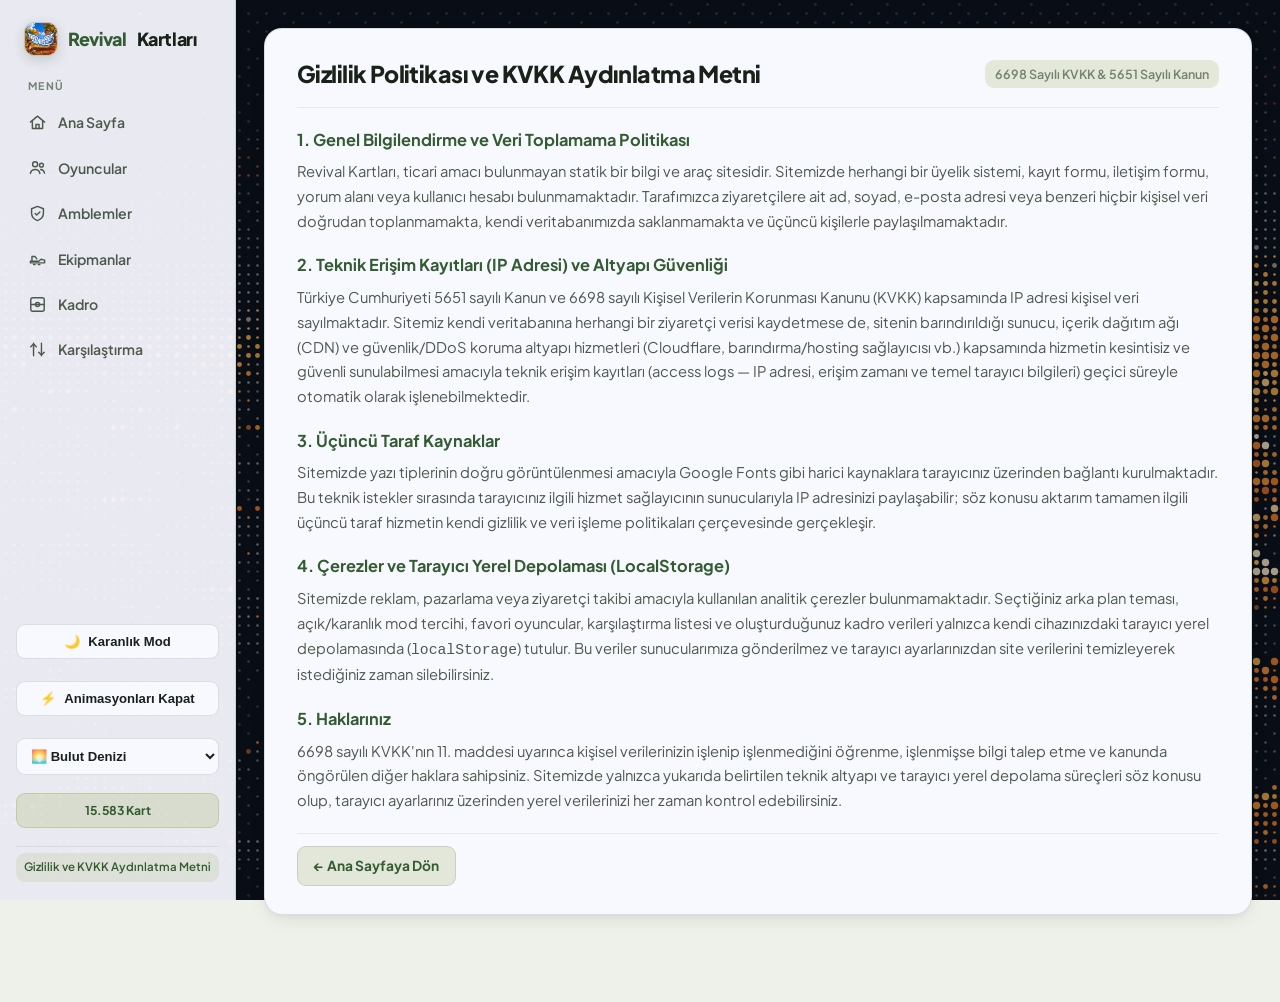
<file: gizlilik.html>
<!DOCTYPE html>
<html lang="tr">
<head>
  <meta charset="UTF-8" />
  <meta name="viewport" content="width=device-width, initial-scale=1.0" />
  <title>Revival Kartları — Gizlilik ve KVKK Aydınlatma Metni</title>
  <meta name="description" content="Revival Kartları gizlilik politikası ve 6698 sayılı KVKK kapsamında aydınlatma metni." />
  <meta name="theme-color" content="#1d7afc" />
  <meta property="og:type" content="website" />
  <meta property="og:site_name" content="Revival Kartları" />
  <meta property="og:url" content="https://revival.kartlar.workers.dev/gizlilik" />
  <meta property="og:title" content="Revival Kartları — Gizlilik ve KVKK" />
  <meta property="og:description" content="Revival Kartları gizlilik politikası ve 6698 sayılı KVKK kapsamında aydınlatma metni." />
  <meta property="og:image" content="https://revival.kartlar.workers.dev/assets/logo.jpg" />
  <meta property="og:image:type" content="image/jpeg" />
  <meta property="og:image:width" content="400" />
  <meta property="og:image:height" content="400" />
  <meta name="twitter:card" content="summary" />
  <meta name="twitter:title" content="Revival Kartları — Gizlilik ve KVKK" />
  <meta name="twitter:description" content="Revival Kartları gizlilik politikası ve 6698 sayılı KVKK kapsamında aydınlatma metni." />
  <meta name="twitter:image" content="https://revival.kartlar.workers.dev/assets/logo.jpg" />
  <link rel="icon" type="image/jpeg" href="assets/logo.jpg" />
  <link rel="apple-touch-icon" href="assets/logo.jpg" />
  <link rel="preconnect" href="https://fonts.googleapis.com">
  <link rel="preconnect" href="https://fonts.gstatic.com" crossorigin>
  <link rel="preload" as="style" href="https://fonts.googleapis.com/css2?family=Plus+Jakarta+Sans:wght@400;500;600;700;800&display=swap" onload="this.onload=null;this.rel='stylesheet'" />
  <noscript><link rel="stylesheet" href="https://fonts.googleapis.com/css2?family=Plus+Jakarta+Sans:wght@400;500;600;700;800&display=swap" /></noscript>
  <link rel="stylesheet" href="styles.min.css" />
  <link rel="stylesheet" href="theme-light.min.css" />
</head>
<body data-page="privacy">
  <script>try{if(localStorage.getItem("rvl_color_mode")==="dark")document.body.classList.add("theme-dark");if(localStorage.getItem("rvl_no_anim")==="1")document.body.classList.add("no-anim");}catch(_){}</script>
  <canvas id="asciiBgCanvas" aria-hidden="true"></canvas>
  <!-- Top Navbar -->
  <header class="navbar">
    <div class="nav-container">
      <div class="nav-left">
        <select id="bgThemeSelect" class="bg-theme-select" title="Arka Plan Teması Seç">
          <option value="cloud-sea">🌅 Bulut Denizi</option>
          <option value="volcano-night">🌋 Yanardağ Gecesi</option>
          <option value="lantern-lake">🏮 Fener Gölü</option>
          <option value="aurora-fjord">🌌 Aurora Fiyort</option>
          <option value="kyoto-dusk">⛩️ Kyoto Akşamı</option>
          <option value="frog">🐸 Kurbağa</option>
          <option value="black-hole">🕳️ Kara Delik</option>
        </select>
        <a href="/" class="brand" data-nav="home">
          <img class="brand-logo-img" src="assets/logo-sm.jpg" alt="RVL" width="24" height="24" decoding="async" />
          <span class="brand-rvl">Revival</span> <span class="brand-tracker">Kartları</span>
        </a>
        <nav class="nav-links" id="mainNav">
          <a class="nav-link" href="/" data-tab="home"><span class="nav-ico"><svg viewBox="0 0 24 24" fill="none" stroke="currentColor" stroke-width="1.8" stroke-linecap="round" stroke-linejoin="round"><path d="M3 11.5 12 4l9 7.5"/><path d="M5.5 10v9.5h13V10"/><path d="M10 19.5v-5h4v5"/></svg></span><span class="nav-txt">Ana Sayfa</span></a>
          <a class="nav-link" href="/oyuncular" data-tab="players"><span class="nav-ico"><svg viewBox="0 0 24 24" fill="none" stroke="currentColor" stroke-width="1.8" stroke-linecap="round" stroke-linejoin="round"><circle cx="9" cy="8" r="3.2"/><path d="M3 19.5c.6-3.3 3-5 6-5s5.4 1.7 6 5"/><circle cx="17" cy="9" r="2.4"/><path d="M16 14.6c2.4.2 4.3 1.7 4.9 4.4"/></svg></span><span class="nav-txt">Oyuncular</span></a>
          <a class="nav-link" href="/amblemler" data-tab="emblems"><span class="nav-ico"><svg viewBox="0 0 24 24" fill="none" stroke="currentColor" stroke-width="1.8" stroke-linecap="round" stroke-linejoin="round"><path d="M12 3 4.5 6v5.5c0 4.6 3.1 8 7.5 9.5 4.4-1.5 7.5-4.9 7.5-9.5V6z"/><path d="m9 12 2 2 4-4"/></svg></span><span class="nav-txt">Amblemler</span></a>
          <a class="nav-link" href="/ekipmanlar" data-tab="equipments"><span class="nav-ico"><svg viewBox="0 0 24 24" fill="none" stroke="currentColor" stroke-width="1.8" stroke-linecap="round" stroke-linejoin="round"><path d="M3 15.5h10.5l3-2.5 4.5 1v3.5H3z"/><path d="M5 15.5V9.5h4l2 3"/><path d="M7 19.5h2M13 19.5h2"/></svg></span><span class="nav-txt">Ekipmanlar</span></a>
          <a class="nav-link" href="/kadro" data-tab="squad"><span class="nav-ico"><svg viewBox="0 0 24 24" fill="none" stroke="currentColor" stroke-width="1.8" stroke-linecap="round" stroke-linejoin="round"><rect x="3.5" y="3.5" width="17" height="17" rx="2.5"/><path d="M3.5 12h17"/><circle cx="12" cy="12" r="2.6"/></svg></span><span class="nav-txt">Kadro</span></a>
          <a class="nav-link" href="/karsilastirma" data-tab="compare"><span class="nav-ico"><svg viewBox="0 0 24 24" fill="none" stroke="currentColor" stroke-width="1.8" stroke-linecap="round" stroke-linejoin="round"><path d="M7 4v16M17 4v16"/><path d="M3.5 8.5 7 5l3.5 3.5M13.5 15.5 17 19l3.5-3.5"/></svg></span><span class="nav-txt">Karşılaştırma</span></a>
        </nav>
      </div>
      <div class="nav-right">
        <span class="db-badge" id="dbBadge">15.583 Kart</span>
      </div>
      <div class="sidebar-legal">
        <a href="/gizlilik" class="sidebar-legal-link active">Gizlilik ve KVKK Aydınlatma Metni</a>
      </div>
    </div>
  </header>

  <main class="main-container">
    <article class="legal-card">
      <header class="legal-header">
        <h1 class="legal-title">Gizlilik Politikası ve KVKK Aydınlatma Metni</h1>
        <span class="legal-updated">6698 Sayılı KVKK &amp; 5651 Sayılı Kanun</span>
      </header>

      <section class="legal-section">
        <h2>1. Genel Bilgilendirme ve Veri Toplamama Politikası</h2>
        <p>
          Revival Kartları, ticari amacı bulunmayan statik bir bilgi ve araç sitesidir. Sitemizde herhangi bir üyelik sistemi, kayıt formu, iletişim formu, yorum alanı veya kullanıcı hesabı bulunmamaktadır. Tarafımızca ziyaretçilere ait ad, soyad, e-posta adresi veya benzeri hiçbir kişisel veri doğrudan toplanmamakta, kendi veritabanımızda saklanmamakta ve üçüncü kişilerle paylaşılmamaktadır.
        </p>
      </section>

      <section class="legal-section">
        <h2>2. Teknik Erişim Kayıtları (IP Adresi) ve Altyapı Güvenliği</h2>
        <p>
          Türkiye Cumhuriyeti 5651 sayılı Kanun ve 6698 sayılı Kişisel Verilerin Korunması Kanunu (KVKK) kapsamında IP adresi kişisel veri sayılmaktadır. Sitemiz kendi veritabanına herhangi bir ziyaretçi verisi kaydetmese de, sitenin barındırıldığı sunucu, içerik dağıtım ağı (CDN) ve güvenlik/DDoS koruma altyapı hizmetleri (Cloudflare, barındırma/hosting sağlayıcısı vb.) kapsamında hizmetin kesintisiz ve güvenli sunulabilmesi amacıyla teknik erişim kayıtları (access logs — IP adresi, erişim zamanı ve temel tarayıcı bilgileri) geçici süreyle otomatik olarak işlenebilmektedir.
        </p>
      </section>

      <section class="legal-section">
        <h2>3. Üçüncü Taraf Kaynaklar</h2>
        <p>
          Sitemizde yazı tiplerinin doğru görüntülenmesi amacıyla Google Fonts gibi harici kaynaklara tarayıcınız üzerinden bağlantı kurulmaktadır. Bu teknik istekler sırasında tarayıcınız ilgili hizmet sağlayıcının sunucularıyla IP adresinizi paylaşabilir; söz konusu aktarım tamamen ilgili üçüncü taraf hizmetin kendi gizlilik ve veri işleme politikaları çerçevesinde gerçekleşir.
        </p>
      </section>

      <section class="legal-section">
        <h2>4. Çerezler ve Tarayıcı Yerel Depolaması (LocalStorage)</h2>
        <p>
          Sitemizde reklam, pazarlama veya ziyaretçi takibi amacıyla kullanılan analitik çerezler bulunmamaktadır. Seçtiğiniz arka plan teması, açık/karanlık mod tercihi, favori oyuncular, karşılaştırma listesi ve oluşturduğunuz kadro verileri yalnızca kendi cihazınızdaki tarayıcı yerel depolamasında (<code>localStorage</code>) tutulur. Bu veriler sunucularımıza gönderilmez ve tarayıcı ayarlarınızdan site verilerini temizleyerek istediğiniz zaman silebilirsiniz.
        </p>
      </section>

      <section class="legal-section">
        <h2>5. Haklarınız</h2>
        <p>
          6698 sayılı KVKK'nın 11. maddesi uyarınca kişisel verilerinizin işlenip işlenmediğini öğrenme, işlenmişse bilgi talep etme ve kanunda öngörülen diğer haklara sahipsiniz. Sitemizde yalnızca yukarıda belirtilen teknik altyapı ve tarayıcı yerel depolama süreçleri söz konusu olup, tarayıcı ayarlarınız üzerinden yerel verilerinizi her zaman kontrol edebilirsiniz.
        </p>
      </section>

      <div class="legal-footer-actions">
        <a href="./" class="legal-back-btn">← Ana Sayfaya Dön</a>
      </div>
    </article>
  </main>

  <script defer src="ascii-bg.js"></script>
  <script>
    (function () {
      const saved = localStorage.getItem("rvl_color_mode") || "light";
      const applyMode = (mode) => {
        const isDark = mode === "dark";
        document.body.classList.toggle("theme-dark", isDark);
        const btn = document.getElementById("colorModeToggle");
        if (btn) {
          btn.innerHTML = isDark ? "<span>☀️</span><span>Açık Mod</span>" : "<span>🌙</span><span>Karanlık Mod</span>";
          btn.setAttribute("aria-pressed", String(isDark));
        }
      };
      const bgSelect = document.getElementById("bgThemeSelect");
      if (bgSelect && bgSelect.parentNode && !document.getElementById("colorModeToggle")) {
        const btn = document.createElement("button");
        btn.type = "button";
        btn.id = "colorModeToggle";
        btn.className = "color-mode-btn";
        btn.title = "Açık / Karanlık Mod Değiştir";
        bgSelect.insertAdjacentElement("beforebegin", btn);
        btn.addEventListener("click", () => {
          const next = document.body.classList.contains("theme-dark") ? "light" : "dark";
          localStorage.setItem("rvl_color_mode", next);
          applyMode(next);
        });
      }
      applyMode(saved);

      const savedOff = localStorage.getItem("rvl_no_anim") === "1";
      const applyAnim = (isOff) => {
        document.body.classList.toggle("no-anim", isOff);
        window.__rvlPauseBg = isOff;
        const aBtn = document.getElementById("animToggleBtn");
        if (aBtn) {
          aBtn.classList.toggle("is-off", isOff);
          aBtn.innerHTML = isOff ? "<span>✨</span><span>Animasyonları Aç</span>" : "<span>⚡</span><span>Animasyonları Kapat</span>";
          aBtn.setAttribute("aria-pressed", String(isOff));
        }
        window.dispatchEvent(new CustomEvent("rvl:anim-change", { detail: { paused: isOff } }));
      };
      if (bgSelect && bgSelect.parentNode && !document.getElementById("animToggleBtn")) {
        const aBtn = document.createElement("button");
        aBtn.type = "button";
        aBtn.id = "animToggleBtn";
        aBtn.className = "color-mode-btn anim-toggle-btn";
        bgSelect.insertAdjacentElement("beforebegin", aBtn);
        aBtn.addEventListener("click", () => {
          const nextOff = !document.body.classList.contains("no-anim");
          localStorage.setItem("rvl_no_anim", nextOff ? "1" : "0");
          applyAnim(nextOff);
        });
      }
      applyAnim(savedOff);
    })();
  </script>
</body>
</html>
</file>
<file: styles.min.css>
:root{--bg-body:#090d16;--bg-card:#111827;--bg-card-alt:#0f1624;--bg-input:#0b111e;--bg-hover:#172033;--border-color:#1e293b;--border-subtle:#162032;--text-main:#f1f5f9;--text-muted:#94a3b8;--text-dim:#64748b;--accent-green:#22c55e;--accent-blue:#3b82f6;--accent-amber:#f59e0b;--accent-red:#ef4444;--accent-purple:#a855f7;--accent-cyan:#06b6d4}*{box-sizing:border-box;margin:0;padding:0}body{font-family:'Inter',-apple-system,BlinkMacSystemFont,"Segoe UI",Roboto,sans-serif;background-color:var(--bg-body);color:var(--text-main);line-height:1.45;min-height:100vh;padding-bottom:80px}.navbar{background-color:#f6f7fb;border-bottom:1px solid var(--border-color);position:sticky;top:0;z-index:100}.nav-container{max-width:1240px;margin:0 auto;padding:0 20px;height:54px;display:flex;align-items:center;justify-content:space-between}.nav-left{display:flex;align-items:center;gap:24px}.brand{display:flex;align-items:center;gap:8px;text-decoration:none;font-weight:800;font-size:1.15rem;letter-spacing:-0.02em}.brand-icon{font-size:1.15rem}.brand-logo-img{width:24px;height:24px;border-radius:6px;object-fit:cover;border:1px solid rgba(125,211,252,0.45);box-shadow:0 0 10px rgba(56,189,248,0.25)}.brand-rvl{color:var(--accent-green)}.brand-tracker{color:var(--text-main)}.nav-links{display:flex;align-items:center;gap:6px}.nav-link{display:inline-flex;align-items:center;gap:6px;padding:6px 12px;border-radius:6px;font-size:0.84rem;font-weight:600;color:var(--text-muted);text-decoration:none;transition:all 0.15s ease}.nav-link.active,.nav-link:hover{color:var(--accent-green);background:rgba(34,197,94,0.1)}.db-badge{font-size:0.76rem;font-weight:600;color:var(--text-muted);background:var(--bg-card);border:1px solid var(--border-color);padding:4px 10px;border-radius:999px}.main-container{max-width:1240px;margin:22px auto;padding:0 20px;display:flex;flex-direction:column;gap:16px}.hero-card{background:linear-gradient(135deg,#f1f2f6 0%,#f4f5f9 100%);border:1px solid var(--border-color);border-radius:10px;padding:20px 24px}.hero-title{font-size:1.35rem;font-weight:800;color:var(--text-main);letter-spacing:-0.02em;margin-bottom:4px}.hero-subtitle{font-size:0.85rem;color:var(--text-muted)}.filter-panel{position:relative;z-index:40;background-color:var(--bg-card);border:1px solid var(--border-color);border-radius:10px;padding:16px 20px;display:flex;flex-direction:column;gap:14px}.filter-top-row{display:grid;grid-template-columns:1.5fr 1fr 0.8fr 1fr auto;gap:10px;align-items:center}.search-box{position:relative;display:flex;align-items:center}.search-icon{position:absolute;left:12px;color:var(--text-dim);pointer-events:none}.search-box input{width:100%;background:var(--bg-input);border:1px solid var(--border-color);color:var(--text-main);padding:8px 32px 8px 35px;border-radius:7px;font-size:0.85rem;outline:none;transition:border-color 0.15s}.search-box input:focus{border-color:var(--accent-blue)}.clear-input-btn{position:absolute;right:8px;background:none;border:none;color:var(--text-dim);cursor:pointer;font-size:0.85rem;padding:2px 5px}.clear-input-btn:hover{color:var(--text-main)}.filter-select{background:var(--bg-input);border:1px solid var(--border-color);color:var(--text-main);padding:8px 11px;border-radius:7px;font-size:0.84rem;outline:none;cursor:pointer}.filter-select:focus{border-color:var(--accent-blue)}.btn-outline{display:inline-flex;align-items:center;gap:6px;background:var(--bg-input);border:1px solid var(--border-color);color:var(--text-muted);padding:8px 13px;border-radius:7px;font-size:0.83rem;font-weight:600;cursor:pointer;white-space:nowrap;transition:all 0.15s}.btn-outline:hover,.btn-outline.active{color:var(--text-main);border-color:var(--accent-blue);background:rgba(59,130,246,0.12)}.adv-filter-panel{border-top:1px solid var(--border-color);padding-top:12px}.adv-grid{display:grid;grid-template-columns:repeat(8,1fr);gap:10px;align-items:end}.adv-item{display:flex;flex-direction:column;gap:4px}.adv-item label{font-size:0.72rem;font-weight:700;color:var(--text-muted);text-transform:uppercase}.adv-item input{background:var(--bg-input);border:1px solid var(--border-color);color:var(--text-main);padding:7px 9px;border-radius:6px;font-size:0.83rem;width:100%}.btn-reset{background:rgba(239,68,68,0.12);border:1px solid rgba(239,68,68,0.35);color:#b91c1c;padding:7px 12px;border-radius:6px;font-size:0.8rem;font-weight:600;cursor:pointer;transition:all 0.15s}.btn-reset:hover{background:rgba(239,68,68,0.22)}.filter-pills-row{display:flex;flex-direction:column;gap:10px;padding-top:6px}.filter-sub-grid{display:grid;grid-template-columns:repeat(auto-fit,minmax(300px,1fr));gap:10px}.pill-section{display:flex;align-items:center;gap:10px;flex-wrap:wrap;background:rgba(255,255,255,0.72);border:1px solid rgba(15,23,42,0.13);border-radius:8px;padding:8px 12px}.pill-label{font-size:0.68rem;font-weight:700;color:var(--text-muted);letter-spacing:0.06em;min-width:48px}.pill-group{display:flex;align-items:center;gap:5px;flex-wrap:wrap}.pill{background:rgba(255,255,255,0.9);border:1px solid #e1e5ec;color:var(--text-muted);font-size:0.73rem;font-weight:600;padding:4px 10px;border-radius:6px;cursor:pointer;transition:all 0.14s ease}.pill:hover{color:var(--text-main);border-color:#e1e5ec}.pill-fw{border-color:rgba(239,68,68,0.65)}.pill-fw:hover{border-color:#ef4444}.pill-fw.active{background:#dc2626;border-color:#ef4444;color:#fff}.pill-mf{border-color:rgba(34,197,94,0.65)}.pill-mf:hover{border-color:#22c55e}.pill-mf.active{background:#16a34a;border-color:#22c55e;color:#fff}.pill-df{border-color:rgba(59,130,246,0.65)}.pill-df:hover{border-color:#3b82f6}.pill-df.active{background:#2563eb;border-color:#3b82f6;color:#fff}.pill-gk{border-color:rgba(245,158,11,0.65)}.pill-gk:hover{border-color:#f59e0b}.pill-gk.active{background:#d97706;border-color:#f59e0b;color:#fff}.pill-gold{border-color:rgba(253,224,71,0.65)}.pill-gold:hover{border-color:#fde047}.pill-gold.active{background:linear-gradient(135deg,#f59e0b,#eab308);border-color:#fde047;color:#090d16}.pill-master{border-color:rgba(15,23,42,0.13)}.pill-master:hover{border-color:#b9c6d8}.pill-master.active{background:linear-gradient(135deg,#b9c6d8 0%,#ecedf1 100%);border-color:#b9c6d8;color:var(--text-main);text-shadow:0 1px 2px rgba(0,0,0,0.7)}.pill-elite{border-color:rgba(168,85,247,0.65)}.pill-elite:hover{border-color:#a855f7}.pill-elite.active{background:#7e22ce;border-color:#a855f7;color:#fff}.pill-mythic{border-color:rgba(34,211,238,0.55)}.pill-mythic:hover{border-color:#22d3ee}.pill-mythic.active{background:linear-gradient(135deg,#062833 0%,#0e4b5c 55%,#072029 100%);border-color:#22d3ee;color:#a5f3fc;box-shadow:0 0 10px rgba(34,211,238,0.25)}.pill-rare{border-color:rgba(239,68,68,0.65)}.pill-rare:hover{border-color:#ef4444}.pill-rare.active{background:#dc2626;border-color:#ef4444;color:#fff}.pill-special{border-color:rgba(249,115,22,0.65)}.pill-special:hover{border-color:#f97316}.pill-special.active{background:#ea580c;border-color:#f97316;color:#fff}.pill-normal{border-color:rgba(15,23,42,0.13)}.pill-normal:hover{border-color:#94a3b8}.pill-normal.active{background:#475569;border-color:#94a3b8;color:var(--text-main)}.pill-region{border-color:rgba(56,189,248,0.65)}.pill-region:hover{border-color:#38bdf8}.pill-region.active{background:#0284c7;border-color:#38bdf8;color:#fff}.filter-bottom-row{display:flex;align-items:center;justify-content:space-between;border-top:1px solid var(--border-subtle);padding-top:12px;flex-wrap:wrap;gap:12px}.spirit-level-wrap{display:flex;align-items:center;gap:18px;flex-wrap:wrap}.bottom-right-controls{display:flex;align-items:center;gap:18px;flex-wrap:wrap}.btn-spirit{display:inline-flex;align-items:center;gap:6px;background:#f1f2f6;border:1px solid #e1e5ec;color:var(--text-main);padding:6px 12px;border-radius:6px;font-size:0.78rem;font-weight:600;cursor:pointer;transition:all 0.15s}.btn-spirit:hover{border-color:var(--accent-amber);color:var(--text-main)}.spirit-badge{background:var(--accent-amber);color:#090d16;font-weight:800;font-size:0.7rem;padding:1px 6px;border-radius:99px}.level-control{display:flex;align-items:center;gap:9px}.level-label{font-size:0.72rem;font-weight:800;color:var(--text-dim);letter-spacing:0.05em}#levelSlider{width:120px;accent-color:var(--accent-green);cursor:pointer}.level-badge{background:#ecedf1;color:var(--text-main);font-size:0.76rem;font-weight:700;padding:2px 8px;border-radius:5px;min-width:28px;text-align:center}.results-counter{font-size:0.8rem;color:var(--text-muted);font-weight:500}.table-card{background-color:var(--bg-card);border:1px solid var(--border-color);border-radius:10px;overflow:hidden}.table-responsive{width:100%;overflow-x:auto}.players-table{width:100%;border-collapse:collapse;text-align:left;font-size:0.84rem}.players-table thead tr{background-color:#f5f6fa;border-bottom:1px solid var(--border-color)}.players-table th{padding:11px 10px;font-size:0.72rem;font-weight:800;color:var(--text-dim);letter-spacing:0.04em;user-select:none;white-space:nowrap}.players-table th[data-sort]{cursor:pointer;text-align:center}.players-table th[data-sort]:hover{color:var(--text-main)}.col-pos{width:64px;text-align:center !important}.col-name{min-width:170px}.col-team{min-width:165px}.col-year{width:64px;text-align:center !important}.col-grade{width:82px;text-align:center !important}.col-stat{width:56px;text-align:center !important}.col-pwr{width:66px;text-align:center !important;color:var(--accent-amber) !important}.col-cmp{width:50px;text-align:center !important}.player-row{border-bottom:1px solid var(--border-subtle);cursor:pointer;transition:background-color 0.1s ease}.player-row:hover{background-color:var(--bg-hover)}.player-row.expanded{background-color:#eff0f4}.player-row td{padding:9px 10px;vertical-align:middle;white-space:nowrap}.cell-center{text-align:center}.pos-badge{display:inline-block;font-size:0.7rem;font-weight:600;padding:2px 7px;border-radius:4px;min-width:40px;text-align:center}.pos-fw{background:rgba(220,38,38,0.10);border:1.5px solid rgba(239,68,68,0.78);color:#b91c1c}.pos-mf{background:rgba(22,163,74,0.10);border:1.5px solid rgba(34,197,94,0.78);color:#16a34a}.pos-df{background:rgba(37,99,235,0.10);border:1.5px solid rgba(59,130,246,0.78);color:#2563eb}.pos-gk{background:rgba(217,119,6,0.10);border:1.5px solid rgba(245,158,11,0.78);color:#b45309}.player-name-wrap{display:flex;align-items:center;gap:8px}.player-name-text{font-weight:700;color:var(--text-main)}.player-num{font-size:0.73rem;color:var(--text-dim);font-weight:600}.team-main{font-weight:600;color:var(--text-main);font-size:0.82rem}.team-sub{font-size:0.72rem;color:var(--text-dim);margin-left:4px}.year-text{color:var(--text-muted);font-weight:600;font-size:0.82rem}.grade-badge{display:inline-block;font-size:0.71rem;font-weight:700;padding:2px 8px;border-radius:4px;min-width:56px;text-align:center}.grade-Gold{background:rgba(250,204,21,0.22);color:#a16207;border:1px solid rgba(250,204,21,0.55);box-shadow:0 0 8px rgba(250,204,21,0.2)}.grade-Master{background:linear-gradient(135deg,#b9c6d8 0%,#ecedf1 100%);color:var(--text-main);border:1px solid #94a3b8;text-shadow:0 1px 2px rgba(0,0,0,0.75)}.grade-Elite{background:rgba(147,51,234,0.2);color:#7e22ce;border:1px solid rgba(168,85,247,0.4)}.grade-Mythic{background:linear-gradient(135deg,#071e26 0%,#0e3d4c 100%);color:#67e8f9;border:1px solid rgba(34,211,238,0.55);box-shadow:0 0 8px rgba(34,211,238,0.18)}.grade-Rare{background:rgba(220,38,38,0.22);color:#b91c1c;border:1px solid rgba(239,68,68,0.45)}.grade-Special{background:rgba(234,88,12,0.22);color:#c2410c;border:1px solid rgba(249,115,22,0.45)}.grade-Normal{background:rgba(100,116,139,0.25);color:var(--text-muted);border:1px solid rgba(15,23,42,0.13)}.stat-cell{text-align:center;font-weight:400;font-variant-numeric:tabular-nums}.stat-s{color:#b45cff;font-weight:400}.stat-a{color:#ff1f3d;font-weight:400}.stat-b{color:#ea580c}.stat-c{color:#fdba74}.stat-d{color:var(--text-muted)}.pwr-pill{display:inline-block;font-weight:400;font-size:0.82rem;padding:2px 8px;border-radius:5px;min-width:36px;text-align:center}.pwr-high{background:rgba(245,158,11,0.18);color:#b45309;border:1px solid rgba(245,158,11,0.4)}.pwr-mid{background:rgba(34,197,94,0.15);color:#16a34a;border:1px solid rgba(34,197,94,0.35)}.pwr-low{background:rgba(148,163,184,0.12);color:var(--text-main);border:1px solid rgba(15,23,42,0.13)}.btn-cmp-row{background:#f5f6fa;border:1px solid #e1e5ec;color:var(--text-muted);width:26px;height:26px;border-radius:5px;font-weight:700;cursor:pointer;transition:all 0.12s}.btn-cmp-row:hover{border-color:var(--accent-green);color:var(--text-main)}.btn-cmp-row.selected{background:var(--accent-green);border-color:var(--accent-green);color:#090d16}.detail-row td{background-color:#0b111e;padding:18px 24px;border-bottom:1px solid var(--border-color)}.detail-popup-wrap{display:flex;align-items:flex-start;gap:28px;flex-wrap:wrap}.goley-card-popup{width:320px;border:2px solid #cbd5e1;border-radius:10px;overflow:hidden;background:#2b2d30;box-shadow:0 10px 28px rgba(0,0,0,0.65),inset 0 1px 0 rgba(255,255,255,0.25);font-family:'Inter',Tahoma,sans-serif;user-select:none}.goley-card-header{position:relative;color:#ffffff}.goley-header-Rare{background:linear-gradient(180deg,#d94844 0%,#b11f1b 66%,#820c09 100%)}.goley-header-Master{background:linear-gradient(180deg,#b9c6d8 0%,#4b5c73 64%,#1E293B 100%)}.goley-header-Elite{background:linear-gradient(180deg,#9333ea 0%,#6b21a8 66%,#4a1278 100%)}.goley-header-Mythic{background:linear-gradient(180deg,#134e5e 0%,#0a2a35 66%,#051318 100%)}.goley-header-Special{background:linear-gradient(180deg,#f97316 0%,#c2410c 66%,#8c2706 100%)}.goley-header-Normal{background:linear-gradient(180deg,#64748b 0%,#3b4758 66%,#242c38 100%)}.goley-header-Gold{background:linear-gradient(180deg,#facc15 0%,#ca8a04 66%,#784505 100%)}.goley-header-top{display:flex;align-items:flex-start;justify-content:space-between;padding:10px 14px 8px 14px;gap:10px}.goley-title-block{display:flex;flex-direction:column;gap:2px}.goley-yr-name{font-size:1.08rem;font-weight:800;color:#ffffff;letter-spacing:0.01em;text-shadow:0 2px 3px rgba(0,0,0,0.7)}.goley-club-name{font-size:0.88rem;font-weight:700;color:#f8fafc;text-shadow:0 1px 3px rgba(0,0,0,0.7)}.goley-icons-right{display:flex;align-items:center;gap:8px}.goley-jersey-icon{position:relative;width:34px;height:30px;display:flex;align-items:center;justify-content:center}.goley-jersey-icon svg{width:34px;height:30px;filter:drop-shadow(0 1px 2px rgba(0,0,0,0.55))}.goley-jersey-num{position:absolute;top:7px;font-size:0.74rem;font-weight:900;color:#18181b;letter-spacing:-0.03em}.goley-feet-icon{display:flex;align-items:center;gap:2px;filter:drop-shadow(0 1px 2px rgba(0,0,0,0.5))}.goley-foot-svg{width:12px;height:26px}.goley-foot-active{fill:#ffffff}.goley-foot-dim{fill:rgba(255,255,255,0.32)}.goley-header-sub{background:rgba(0,0,0,0.28);border-top:1px solid rgba(255,255,255,0.14);padding:5px 14px;font-size:0.85rem;font-weight:700;color:#d1d5db;text-shadow:0 1px 2px rgba(0,0,0,0.75)}.goley-stats-grid{display:grid;grid-template-columns:1fr 1fr;background:#2b2d30;position:relative;padding:6px 0;border-top:1px solid #18191c;border-bottom:1px solid #18191c}.goley-stats-grid::after{content:"";position:absolute;top:6px;bottom:6px;left:50%;width:2px;background:#1d1f22;box-shadow:1px 0 0 rgba(255,255,255,0.06);transform:translateX(-50%)}.goley-stat-item{display:flex;align-items:center;justify-content:space-between;padding:3.5px 16px;font-size:0.84rem}.goley-stat-item:nth-child(4n+1),.goley-stat-item:nth-child(4n+2){background:rgba(255,255,255,0.025)}.goley-stat-label{color:#f1f5f9;font-weight:700;text-shadow:0 1px 2px rgba(0,0,0,0.8)}.goley-stat-num{font-weight:800;font-variant-numeric:tabular-nums;text-shadow:0 1px 2px rgba(0,0,0,0.85)}.gstat-gray{color:#9ca3af}.gstat-lorange{color:#fde68a}.gstat-dorange{color:#fb923c}.gstat-red{color:#c81e1e}.gstat-purple{color:#b45cff}.goley-stat-plus{font-size:0.66rem;font-weight:700;color:#4ade80;margin-right:5px;vertical-align:1px}.goley-stat-diff-pos{font-size:0.68rem;font-weight:800;color:#4ade80;margin-right:5px;vertical-align:1px}.goley-stat-diff-neg{font-size:0.68rem;font-weight:800;color:#ff4d4f;margin-right:5px;vertical-align:1px}.goley-header-Master{position:relative;overflow:hidden;background:linear-gradient(115deg,#ff9ad5 0%,#ffe27a 14%,#b8f58a 28%,#7ef0d8 42%,#8fc8ff 56%,#c9a4ff 70%,#ff9ad5 84%,#ffe27a 100%);background-size:300% 300%;animation:holoShift 6s ease-in-out infinite}.goley-header-Master>*{position:relative;z-index:2}.goley-header-Master .holo-hex,.goley-header-Master .holo-shine{position:absolute;inset:0;pointer-events:none}.goley-header-Master .holo-hex{z-index:1;opacity:0.45;mix-blend-mode:soft-light;background-image:url("data:image/svg+xml,%3Csvg xmlns='http://www.w3.org/2000/svg' width='24' height='41.57' viewBox='0 0 24 41.57'%3E%3Cg fill='none' stroke='%23ffffff' stroke-width='1.6'%3E%3Cpath d='M12 0 L24 6.93 L24 20.78 L12 27.71 L0 20.78 L0 6.93 Z'/%3E%3Cpath d='M0 34.64 L12 27.71 L24 34.64 L24 48.5'/%3E%3C/g%3E%3C/svg%3E");background-size:18px 31px;animation:holoHexPulse 3.5s ease-in-out infinite}.goley-header-Master .holo-shine{z-index:1;background:linear-gradient(100deg,transparent 0%,transparent 35%,rgba(255,255,255,0.65) 48%,rgba(255,255,255,0.15) 55%,transparent 65%,transparent 100%);background-size:250% 100%;animation:holoSweep 2.8s linear infinite;mix-blend-mode:overlay}.goley-header-Master .goley-yr-name,.goley-header-Master .goley-club-name{color:#ffffff;text-shadow:0 1px 2px rgba(0,0,0,0.85),0 0 6px rgba(0,0,0,0.45)}.goley-header-Master .goley-header-sub{background:rgba(15,23,42,0.42);color:#f8fafc;border-top:1px solid rgba(255,255,255,0.35)}@keyframes holoShift{0%{background-position:0% 50%}50%{background-position:100% 50%}100%{background-position:0% 50%}}@keyframes holoSweep{0%{background-position:150% 0}100%{background-position:-100% 0}}@keyframes holoHexPulse{0%,100%{opacity:0.30}50%{opacity:0.60}}.spirit-item select.filter-select{width:100%}.emblem-preview{margin-top:16px;display:flex;flex-direction:column;gap:12px}.emb-eff-list{display:flex;flex-direction:column;gap:4px}.emb-eff-row{display:flex;align-items:center;gap:12px;padding:6px 10px;border-radius:6px;background:#f6f7fb;border:1px solid var(--border-subtle);font-size:0.8rem;color:var(--text-dim)}.emb-eff-row.active{color:var(--text-main);border-color:rgba(245,158,11,0.45);background:rgba(245,158,11,0.08)}.emb-eff-star{min-width:70px;color:#475569;letter-spacing:1px}.emb-eff-row.active .emb-eff-star{color:#b45309}.emb-total-grid{display:grid;grid-template-columns:repeat(6,1fr);gap:6px}.emb-total-cell{display:flex;flex-direction:column;align-items:center;gap:2px;padding:8px 4px;border-radius:6px;background:#f6f7fb;border:1px solid var(--border-color)}.emb-total-label{font-size:0.68rem;font-weight:800;color:var(--text-dim)}.emb-total-full{font-size:0.95rem;font-weight:800;color:#16a34a}.emb-total-half{font-size:0.68rem;font-weight:600;color:#b45309}.emb-rules{display:flex;flex-direction:column;gap:4px;font-size:0.74rem;color:var(--text-muted);background:#f6f7fb;border:1px solid var(--border-subtle);border-radius:6px;padding:10px 12px}.emb-rules strong{color:var(--text-main)}.emb-mode-full{color:#16a34a !important}.emb-mode-half{color:#b45309 !important}.emb-mode-none{color:var(--text-muted) !important}.modal-box{max-width:600px}.goley-card-footer{background:linear-gradient(180deg,#4b4e54 0%,#3e4147 100%);border-top:1px solid #63676e;padding:10px 12px 12px 12px;display:flex;flex-direction:column;gap:8px}.goley-lvl-row{display:flex;align-items:center;gap:12px;padding:0 2px}.goley-lvl-text{font-style:italic;font-weight:800;color:#e2e8f0;font-size:0.88rem;text-shadow:0 1px 2px rgba(0,0,0,0.8);min-width:44px}.goley-lvl-text strong{font-size:1.25rem;color:#ffffff;margin-left:2px}.goley-lvl-bar-track{flex:1;height:11px;background:#33363b;border:1px solid #222428;border-radius:99px;box-shadow:inset 0 1px 3px rgba(0,0,0,0.65);overflow:hidden}.goley-lvl-bar-fill{height:100%;background:linear-gradient(90deg,#22c55e,#eab308);border-radius:99px}.goley-skill-slots{display:grid;grid-template-columns:1fr 1fr;gap:6px}.goley-skill-box{position:relative;height:30px;background:#3a3d42;border:1px solid #232529;border-radius:5px;box-shadow:inset 0 1px 2px rgba(0,0,0,0.5),0 1px 0 rgba(255,255,255,0.08);display:flex;align-items:center;justify-content:center;padding:0 8px;font-size:0.78rem;font-weight:700;color:#e5e7eb;text-shadow:0 1px 2px rgba(0,0,0,0.8)}.goley-skill-box.has-skill{justify-content:flex-start;padding-left:26px}.goley-s-shield{position:absolute;left:4px;top:3px;width:18px;height:21px;background:linear-gradient(180deg,#ffffff 0%,#cbd5e1 100%);border:1.5px solid #0284c7;border-radius:3px 3px 9px 9px;display:flex;align-items:center;justify-content:center;font-style:italic;font-weight:900;font-size:0.72rem;color:#0284c7;text-shadow:none;box-shadow:0 1px 3px rgba(0,0,0,0.5)}.detail-side-info{display:flex;flex-direction:column;gap:10px;background:#0f1624;border:1px solid var(--border-color);border-radius:8px;padding:14px 18px;font-size:0.81rem;color:var(--text-muted);min-width:240px}.detail-side-row{display:flex;align-items:center;justify-content:space-between;gap:16px;border-bottom:1px solid var(--border-subtle);padding-bottom:6px}.detail-side-row:last-child{border-bottom:none;padding-bottom:0}.detail-side-row strong{color:var(--text-main)}.substat-bar-bg{height:7px;background:#eff0f4;border-radius:99px;overflow:hidden}.substat-bar-fill{height:100%;border-radius:99px}.pagination-bar{display:flex;align-items:center;justify-content:space-between;padding:12px 18px;background-color:#f5f6fa;border-top:1px solid var(--border-color);flex-wrap:wrap;gap:10px}.page-info{font-size:0.8rem;color:var(--text-muted)}.page-buttons{display:flex;align-items:center;gap:5px}.page-btn{background:#f1f2f6;border:1px solid #e1e5ec;color:var(--text-main);padding:5px 11px;border-radius:5px;font-size:0.78rem;font-weight:600;cursor:pointer}.page-btn:hover:not(:disabled){border-color:var(--accent-blue);color:var(--text-main)}.page-btn.active{background:var(--accent-green);border-color:var(--accent-green);color:#090d16;font-weight:800}.page-btn:disabled{opacity:0.4;cursor:default}.compare-bar{position:fixed;bottom:0;left:0;right:0;background:#f3f4f8;border-top:1px solid #e1e5ec;padding:10px 20px;z-index:200;box-shadow:0 -8px 25px rgba(20,24,40,0.12)}.compare-bar-inner{max-width:1240px;margin:0 auto;display:flex;align-items:center;justify-content:space-between;gap:16px;flex-wrap:wrap}.compare-slots{display:flex;align-items:center;gap:10px;flex-wrap:wrap}.cmp-chip{display:inline-flex;align-items:center;gap:8px;background:#ecedf1;border:1px solid #e1e5ec;padding:5px 10px;border-radius:6px;font-size:0.79rem;font-weight:600}.cmp-chip button{background:none;border:none;color:var(--text-muted);cursor:pointer;font-size:0.8rem}.compare-actions{display:flex;align-items:center;gap:8px}.btn-compare-go{background:var(--accent-green);border:none;color:#090d16;padding:7px 15px;border-radius:6px;font-size:0.82rem;font-weight:800;cursor:pointer}.btn-compare-clear{background:#ecedf1;border:1px solid #e1e5ec;color:var(--text-main);padding:7px 12px;border-radius:6px;font-size:0.8rem;cursor:pointer}.modal-backdrop{position:fixed;inset:0;background:rgba(5,8,15,0.78);display:flex;align-items:center;justify-content:center;z-index:300;padding:20px}.modal-box{background:#f3f4f8;border:1px solid #e1e5ec;border-radius:10px;width:100%;max-width:520px;max-height:90vh;display:flex;flex-direction:column;overflow:hidden}.modal-box.modal-lg{max-width:920px}.modal-header{display:flex;align-items:center;justify-content:space-between;padding:14px 18px;background:#f5f6fa;border-bottom:1px solid var(--border-color)}.modal-header h3{font-size:0.98rem;font-weight:800}.modal-close{background:none;border:none;color:var(--text-muted);font-size:1.05rem;cursor:pointer}.modal-body{padding:18px;overflow-y:auto}.modal-desc{font-size:0.83rem;color:var(--text-muted);margin-bottom:14px}.spirit-grid{display:grid;grid-template-columns:repeat(2,1fr);gap:12px}.spirit-item{display:flex;flex-direction:column;gap:4px}.spirit-item label{font-size:0.76rem;color:var(--text-muted);font-weight:600}.spirit-item input{background:var(--bg-input);border:1px solid var(--border-color);color:var(--text-main);padding:7px 10px;border-radius:6px}.modal-footer{margin-top:18px;display:flex;justify-content:flex-end;gap:10px}.cmp-table{width:100%;border-collapse:collapse;font-size:0.82rem}.cmp-table th,.cmp-table td{padding:7px 10px;border-bottom:1px solid var(--border-subtle);text-align:center}.cmp-table th:first-child,.cmp-table td:first-child{text-align:left;color:var(--text-muted);font-weight:600}.cmp-best{color:#a16207;font-weight:800}.loading-cell{text-align:center;padding:40px !important;color:var(--text-muted)}.hidden{display:none !important}@keyframes pageViewFadeIn{from{opacity:0;transform:translateY(6px)}to{opacity:1;transform:translateY(0)}}.page-view:not(.hidden){animation:pageViewFadeIn 0.18s ease-out}@media (max-width:960px){.filter-top-row{grid-template-columns:1fr 1fr}.adv-grid{grid-template-columns:repeat(2,1fr)}.substats-grid{grid-template-columns:1fr}}.nav-link{background:none;border:none;border-bottom:2px solid transparent;border-radius:0;padding:15px 12px;cursor:pointer;font-family:inherit}.nav-link.active{background:none;color:var(--text-main);border-bottom-color:#3b82f6}.nav-link:hover:not(.active){background:none;color:var(--text-main)}.breadcrumb{font-size:0.78rem;color:var(--text-dim)}.breadcrumb span{color:var(--text-muted);font-weight:600}.page-head{display:flex;flex-direction:column;gap:4px}.emb-filter-block{display:flex;flex-direction:column;gap:6px}.dot{display:inline-block;width:8px;height:8px;border-radius:50%;margin-right:6px}.dot-red{background:#ef4444}.dot-blue{background:#3b82f6}.dot-amber{background:#f59e0b}.dot-green{background:#22c55e}.emb-region-section{margin-top:18px;display:flex;flex-direction:column;gap:12px}.emb-region-title{display:flex;align-items:center;gap:8px;font-size:1rem;font-weight:800;color:var(--text-main)}.emb-cards-grid{display:grid;grid-template-columns:repeat(3,1fr);gap:14px}.emb-card{background:var(--bg-card);border:1px solid var(--border-color);border-radius:10px;padding:14px 16px;display:flex;flex-direction:column;gap:12px}.emb-card-head{display:flex;align-items:center;gap:12px}.emb-crest{width:44px;height:44px;border-radius:10px;background:#f6f7fb;border:1px solid #e1e5ec;display:flex;align-items:center;justify-content:center;font-weight:800;font-size:0.78rem;color:#2563eb;flex-shrink:0}.emb-card-title{font-weight:700;font-size:0.96rem;color:var(--text-main)}.emb-card-sub{font-size:0.76rem;color:var(--text-muted)}.emb-mode-switch{display:grid;grid-template-columns:1fr 1fr;background:#f6f7fb;border:1px solid var(--border-color);border-radius:7px;padding:3px;gap:3px}.emb-mode-btn{background:none;border:none;color:var(--text-muted);padding:6px 8px;border-radius:5px;font-size:0.76rem;font-weight:700;cursor:pointer}.emb-mode-btn.active{background:#4f6ef7;color:#ffffff}.emb-year-row{display:flex;align-items:center;justify-content:space-between;gap:8px;font-size:0.75rem;color:var(--text-muted)}.emb-year-select{background:var(--bg-input);border:1px solid var(--border-color);color:var(--text-main);padding:3px 8px;border-radius:5px;font-size:0.75rem}.emb-staff-row{display:flex;align-items:center;gap:6px;flex-wrap:wrap;font-size:0.74rem;color:var(--text-muted)}.emb-staff-pill{background:#eff0f4;border:1px solid #e1e5ec;color:var(--text-main);padding:2px 7px;border-radius:4px;font-size:0.71rem;font-weight:700}.emb-bars{display:flex;flex-direction:column;gap:6px}.emb-bar-row{display:grid;grid-template-columns:36px 1fr 28px;align-items:center;gap:8px;font-size:0.74rem}.emb-bar-label{color:var(--text-muted);font-weight:700}.emb-bar-track{height:6px;background:#f6f7fb;border-radius:99px;overflow:hidden}.emb-bar-fill{height:100%;background:#4f6ef7;border-radius:99px}.emb-bar-val{text-align:right;font-weight:700;color:var(--text-main)}.emb-card-stars{display:grid;grid-template-columns:repeat(5,1fr);gap:5px}.emb-star-btn{background:#f6f7fb;border:1px solid var(--border-color);color:var(--text-dim);padding:5px 2px;border-radius:5px;font-size:0.65rem;cursor:pointer}.emb-star-btn.s2{color:#b45309}.emb-star-btn.s3{color:#ef4444}.emb-star-btn.s4{color:#7e22ce}.emb-star-btn.s5{color:var(--text-main)}.emb-star-btn.active{background:#e2e8f0;color:#090d16;border-color:#ffffff;font-weight:800}.eq-count-label{font-size:0.76rem;color:var(--text-muted)}.eq-subtabs{display:grid;grid-template-columns:repeat(3,1fr);background:var(--bg-card);border:1px solid var(--border-color);border-radius:9px;padding:4px;gap:4px}.eq-subtab{background:none;border:none;color:var(--text-muted);padding:9px 12px;border-radius:7px;font-size:0.84rem;font-weight:700;cursor:pointer}.eq-subtab.active{background:#4f6ef7;color:#ffffff}.eq-subfilters{display:flex;flex-wrap:wrap;gap:18px;align-items:center}.eq-grid{display:grid;grid-template-columns:repeat(5,1fr);gap:12px}.eq-card{background:var(--bg-card);border:1px solid var(--border-color);border-radius:10px;padding:12px;display:flex;flex-direction:column;gap:8px}.eq-icon-box{height:92px;background:#f6f7fb;border:1px solid var(--border-subtle);border-radius:8px;display:flex;align-items:center;justify-content:center}.eq-card-title{font-size:0.86rem;font-weight:800;color:var(--text-main)}.eq-tags{display:flex;flex-wrap:wrap;gap:4px}.eq-tag{background:#f6f7fb;border:1px solid var(--border-color);color:var(--text-muted);font-size:0.69rem;font-weight:600;padding:2px 7px;border-radius:4px}.eq-buff-text{font-size:0.78rem;font-weight:700;color:#2563eb}.eq-skill-pill{background:rgba(245,158,11,0.12);border:1px solid rgba(245,158,11,0.45);color:#b45309;font-size:0.7rem;font-weight:700;padding:2px 7px;border-radius:4px}.eq-skill-card{background:var(--bg-card);border:1px solid var(--border-color);border-radius:10px;padding:14px 16px;display:flex;flex-direction:column;gap:8px}.squad-layout{display:grid;grid-template-columns:275px minmax(360px,1fr) 400px;gap:14px;align-items:start}.squad-left{display:flex;flex-direction:column;gap:12px}.squad-box{background:var(--bg-card);border:1px solid var(--border-color);border-radius:10px;padding:14px;display:flex;flex-direction:column;gap:10px}.squad-box-title{font-size:0.82rem;font-weight:800;color:var(--text-main)}.sq-emblem-pick{background:#f6f7fb;border:1px dashed #e1e5ec;color:var(--text-main);padding:18px 10px;border-radius:8px;font-size:0.8rem;font-weight:700;cursor:pointer}.sq-emblem-pick:hover{border-color:#4f6ef7;color:var(--text-main)}.sq-emblem-hint{font-size:0.73rem;color:var(--text-dim)}.sq-field{display:flex;flex-direction:column;gap:5px}.sq-field label{font-size:0.7rem;font-weight:800;color:var(--text-dim)}.sq-slider-head{display:flex;justify-content:space-between;font-size:0.72rem;color:var(--text-dim)}.sq-slider-head strong{color:var(--text-main)}.sq-stat-line{display:flex;align-items:center;justify-content:space-between;font-size:0.74rem;font-weight:700;color:var(--text-dim)}.sq-big-num{font-size:1.25rem;font-weight:800;color:var(--text-main)}.sq-amber{color:#b45309}.sq-actions{display:grid;grid-template-columns:1fr 1fr;gap:8px}.squad-pitch-wrap{background:var(--bg-card);border:1px solid var(--border-color);border-radius:10px;padding:14px}.squad-pitch{position:relative;width:100%;height:760px;border-radius:8px;overflow:hidden;border:2px solid rgba(255,255,255,0.22);background:repeating-linear-gradient(90deg,#194d2b 0px,#194d2b 48px,#1d5932 48px,#1d5932 96px)}.pitch-markings{position:absolute;inset:0;pointer-events:none}.pitch-half-line{position:absolute;left:0;right:0;top:50%;height:2px;background:rgba(255,255,255,0.25)}.pitch-center-circle{position:absolute;left:50%;top:50%;width:110px;height:110px;border:2px solid rgba(255,255,255,0.25);border-radius:50%;transform:translate(-50%,-50%)}.pitch-box-top,.pitch-box-bottom{position:absolute;left:50%;width:220px;height:82px;border:2px solid rgba(255,255,255,0.25);transform:translateX(-50%)}.pitch-box-top{top:0;border-top:none}.pitch-box-bottom{bottom:0;border-bottom:none}.sq-slots-layer{position:absolute;inset:0}.sq-slot{position:absolute;width:78px;height:92px;transform:translate(-50%,-50%);background:rgba(9,13,22,0.65);border:1.5px dashed rgba(255,255,255,0.35);border-radius:8px;display:flex;flex-direction:column;align-items:center;justify-content:center;gap:3px;cursor:pointer;padding:4px;text-align:center;transition:all 0.15s}.sq-slot:hover,.sq-slot.selected{border-color:#4ade80;box-shadow:0 0 12px rgba(74,222,128,0.45)}.sq-slot.filled{border-style:solid;background:rgba(15,23,42,0.92)}.sq-slot-role{font-size:0.66rem;font-weight:800;color:#cbd5e1}.sq-slot-name{font-size:0.69rem;font-weight:800;color:#ffffff;max-width:70px;overflow:hidden;text-overflow:ellipsis;white-space:nowrap}.sq-slot-pwr{font-size:0.72rem;font-weight:800;color:#fbbf24}.squad-pool{background:var(--bg-card);border:1px solid var(--border-color);border-radius:10px;padding:14px;display:flex;flex-direction:column;gap:10px}.sq-search-input{width:100%;background:var(--bg-input);border:1px solid var(--border-color);color:var(--text-main);padding:7px 10px;border-radius:6px;font-size:0.8rem}.sq-pool-toggles{display:flex;gap:6px}.sq-pool-toggles .pill.active{background:#4f6ef7;border-color:#60a5fa;color:#fff}.sq-pool-selects{display:grid;grid-template-columns:1fr 1fr;gap:8px}.sq-pool-selects label{display:block;font-size:0.66rem;font-weight:800;color:var(--text-dim);margin-bottom:3px}.sq-pool-selects select{width:100%}.sq-pool-level{display:flex;align-items:center;gap:8px}.sq-pool-level input{flex:1;accent-color:#4f6ef7}.sq-pool-grid{display:grid;grid-template-columns:repeat(3,minmax(0,1fr));gap:8px;max-height:490px;overflow-y:auto;overflow-x:hidden;padding-right:2px}.sq-pool-card{background:#f6f7fb;border:1px solid var(--border-color);border-radius:6px;padding:7px 6px;display:flex;flex-direction:column;align-items:center;gap:3px;cursor:pointer;text-align:center;min-width:0}.sq-pool-name,.sq-pool-meta{width:100%;white-space:nowrap;overflow:hidden;text-overflow:ellipsis}.sq-pool-card:hover{border-color:#4ade80}.sq-pool-card.g-Gold{border-top:3px solid #facc15}.sq-pool-card.g-Master{border-top:3px solid #b9c6d8}.sq-pool-card.g-Elite{border-top:3px solid #a855f7}.sq-pool-card.g-Mythic{border-top:3px solid #22d3ee}.sq-pool-card.g-Rare{border-top:3px solid #ef4444}.sq-pool-card.g-Special{border-top:3px solid #f97316}.sq-pool-name{font-size:0.66rem;font-weight:800;color:var(--text-main);max-width:82px;overflow:hidden;text-overflow:ellipsis;white-space:nowrap}.sq-pool-meta{font-size:0.62rem;color:var(--text-dim)}.sq-pool-bot{display:flex;align-items:center;justify-content:space-between;width:100%;font-size:0.64rem;font-weight:800;color:#b45309;padding:0 2px}.modal-box.modal-xl{max-width:1120px}.compare-page-head{flex-direction:row;justify-content:space-between;align-items:center;flex-wrap:wrap;gap:12px}.compare-page-controls{display:flex;align-items:center;gap:14px}.compare-picker-row{position:relative}.cmp-search-dropdown{position:absolute;top:100%;left:0;right:0;background:#f3f4f8;border:1px solid #e1e5ec;border-radius:8px;margin-top:4px;max-height:280px;overflow-y:auto;z-index:90;box-shadow:0 12px 28px rgba(20,24,40,0.12)}.cmp-search-item{display:flex;align-items:center;justify-content:space-between;padding:8px 14px;cursor:pointer;border-bottom:1px solid var(--border-subtle);font-size:0.82rem}.cmp-search-item:hover{background:var(--bg-hover)}.compare-cards-grid{display:flex;flex-wrap:wrap;gap:18px;justify-content:flex-start;align-items:flex-start}.compare-card-slot{display:flex;flex-direction:column;gap:6px}.cmp-remove-btn{align-self:flex-end;background:rgba(239,68,68,0.15);border:1px solid rgba(239,68,68,0.4);color:#b91c1c;font-size:0.72rem;font-weight:700;padding:3px 9px;border-radius:5px;cursor:pointer}.cmp-empty-msg{background:var(--bg-card);border:1px dashed var(--border-color);border-radius:10px;padding:40px 20px;text-align:center;color:var(--text-muted);width:100%}@media (max-width:1050px){.emb-cards-grid{grid-template-columns:repeat(2,1fr)}.eq-grid{grid-template-columns:repeat(2,1fr)}.squad-layout{grid-template-columns:1fr}}@media (max-width:640px){.emb-cards-grid{grid-template-columns:1fr}}.compare-sequence{display:flex;align-items:flex-start;gap:12px;overflow-x:auto;padding:6px 4px 14px}.compare-card-slot{position:relative;flex:0 0 auto;border-radius:10px;padding:4px;background:#f3f4f8;border:2px solid #e1e5ec;box-shadow:0 4px 14px rgba(20,24,40,0.12)}.cmp-card-frame-0{border-color:#ef4444}.cmp-card-frame-1{border-color:#3b82f6}.cmp-card-frame-2{border-color:#22c55e}.cmp-card-frame-3{border-color:#f59e0b}.cmp-details-panel{flex:0 0 218px;background:#f3f4f8;border:1px solid #e1e5ec;border-radius:10px;padding:10px 8px;box-shadow:0 4px 14px rgba(20,24,40,0.12);align-self:stretch;display:flex;flex-direction:column;justify-content:flex-start}.cmp-details-title{text-align:center;font-size:0.96rem;font-weight:800;color:var(--text-main);padding-bottom:8px;margin-bottom:6px;border-bottom:1px solid #e1e5ec}.cmp-det-row{display:grid;grid-template-columns:34px 26px 1fr 26px 34px;align-items:center;gap:3px;padding:3.5px 2px;font-size:0.78rem;border-bottom:1px solid #e1e5ec;font-variant-numeric:tabular-nums}.cmp-det-row:last-child{border-bottom:none}.cmp-det-diff-l{text-align:left;font-weight:800;color:#b91c1c;font-size:0.72rem}.cmp-det-diff-r{text-align:right;font-weight:800;color:#b91c1c;font-size:0.72rem}.cmp-det-val{text-align:center;color:var(--text-muted);font-weight:600}.cmp-det-val.win{color:var(--text-main);font-weight:800}.cmp-det-label{text-align:center;color:var(--text-main);font-weight:700;font-size:0.76rem;white-space:nowrap}#asciiBgCanvas{position:fixed;inset:0;width:100%;height:100%;z-index:0;pointer-events:none;contain:strict;transform:translateZ(0)}.main-container{position:relative;z-index:1}.hero-card,.filter-panel,.table-card,.emb-card,.eq-card,.eq-skill-card,.squad-box,.squad-pitch-wrap,.squad-pool,.eq-subtabs,.cmp-details-panel,.cmp-empty-msg{background-color:rgba(17,24,39,0.94) !important}.floating-card-window{--glow-rgb:226,232,240;position:fixed;top:0;left:0;z-index:2500;display:flex;flex-direction:column;align-items:center;gap:8px;user-select:none;will-change:transform;contain:layout style}.floating-card-window[data-grade="Gold"]{--glow-rgb:250,204,21}.floating-card-window[data-grade="Elite"]{--glow-rgb:192,132,252}.floating-card-window[data-grade="Mythic"]{--glow-rgb:34,211,238}.floating-card-window[data-grade="Rare"]{--glow-rgb:248,113,113}.floating-card-window[data-grade="Special"]{--glow-rgb:251,146,60}.floating-card-window[data-grade="Normal"]{--glow-rgb:226,232,240}.floating-card-window[data-grade="Master"]{--glow-rgb:126,240,216}.floating-card-window .flip-card-scene{border-radius:10px;box-shadow:0 18px 36px rgba(0,0,0,0.58)}.floating-card-window.is-dragging .flip-card-scene{box-shadow:0 10px 20px rgba(0,0,0,0.42)}.floating-card-window.is-dragging .holo-hex,.floating-card-window.is-dragging .holo-shine{animation-play-state:paused !important;mix-blend-mode:normal !important}.floating-card-window.is-dragging .flip-card-inner:not(.is-flipped){transform-style:flat}.floating-card-window.is-dragging .flip-card-inner:not(.is-flipped) .flip-card-back{visibility:hidden}body.dragging-floating-card .navbar,body.dragging-floating-card .hero-card,body.dragging-floating-card .page-head,body.dragging-floating-card .filter-panel,body.dragging-floating-card .table-card,body.dragging-floating-card .squad-box,body.dragging-floating-card .squad-pool,body.dragging-floating-card .modal-box{backdrop-filter:none !important}.floating-card-window.hidden{display:none !important}@keyframes pageViewFadeIn{from{opacity:0;transform:translateY(6px)}to{opacity:1;transform:translateY(0)}}.page-view:not(.hidden){animation:pageViewFadeIn 0.18s ease-out}.floating-card-actions{width:288px;display:grid;grid-template-columns:1fr 1fr;gap:8px}.btn-card-flip{background:linear-gradient(180deg,#4f9cf9 0%,#2563eb 100%);border:1px solid #93c5fd;color:#ffffff;padding:7px 12px;border-radius:6px;font-size:0.84rem;font-weight:700;cursor:pointer;text-shadow:0 1px 2px rgba(0,0,0,0.45);box-shadow:0 3px 8px rgba(20,24,40,0.12)}.btn-card-flip:hover{filter:brightness(1.08)}.btn-card-close{background:linear-gradient(180deg,#e2e8f0 0%,#94a3b8 100%);border:1px solid #cbd5e1;color:#1e293b;padding:7px 12px;border-radius:6px;font-size:0.84rem;font-weight:700;cursor:pointer;box-shadow:0 3px 8px rgba(20,24,40,0.12)}.btn-card-close:hover{filter:brightness(1.06)}.flip-card-scene{position:relative;width:288px;height:468px;perspective:1200px;cursor:grab}.flip-card-scene:active{cursor:grabbing}.flip-card-inner{position:relative;width:100%;height:100%;transition:transform 0.58s cubic-bezier(0.22,1,0.36,1);transform-style:preserve-3d}.flip-card-inner.is-flipped{transform:rotateY(180deg)}.flip-card-face{position:absolute;inset:0;backface-visibility:hidden;-webkit-backface-visibility:hidden;border-radius:10px;overflow:hidden}.flip-card-back{transform:rotateY(180deg);background:#23252a;border:2px solid #94a3b8;overflow:hidden;display:flex;flex-direction:column}.flip-card-back .goley-card-popup{width:100%;height:100%;border:none;box-shadow:none;border-radius:0;display:flex;flex-direction:column}.flip-card-back .goley-card-header{padding:8px 10px 6px}.flip-card-back .goley-stats-grid{flex:1;padding:2px 0;display:grid;grid-template-columns:1fr 1fr;align-content:space-evenly}.flip-card-back .goley-stat-item{padding:1.5px 12px;font-size:0.78rem}.flip-card-back .goley-card-footer{padding:6px 10px 8px}.flip-card-back .goley-skill-slots{gap:5px;margin-top:5px}.flip-card-back .goley-skill-box{padding:4px 6px;font-size:0.72rem;overflow:hidden;white-space:nowrap;text-overflow:ellipsis}.flip-card-back .goley-skill-box.has-skill{padding-left:26px;justify-content:flex-start}.revival-card{width:100%;height:100%;display:flex;flex-direction:column;background:#1a1008;border:2.5px solid #e2e8f0;border-radius:10px;overflow:hidden;position:relative;font-family:"Plus Jakarta Sans","Inter",sans-serif;box-shadow:inset 0 0 0 1px rgba(255,255,255,0.35)}.revival-card.rc-grade-Gold{border-color:#fde047}.revival-card.rc-grade-Master{border-color:#e2e8f0}.revival-card.rc-grade-Elite{border-color:#d8b4fe}.revival-card.rc-grade-Mythic{border-color:#4dd0e1;background:#071318}.revival-card.rc-grade-Rare{border-color:#fca5a5}.revival-card.rc-grade-Special{border-color:#d98236}.revival-card.rc-grade-Normal{border-color:#cbd5e1}.rc-top-grade{position:absolute;top:0;left:50%;transform:translateX(-50%);z-index:6;min-width:112px;text-align:center;font-size:0.72rem;font-weight:800;letter-spacing:0.03em;padding:2px 16px 3px;color:#f8fafc;background:linear-gradient(180deg,rgba(30,41,59,0.92),rgba(15,23,42,0.96));clip-path:polygon(0 0,100% 0,88% 100%,12% 100%);text-shadow:0 1px 2px rgba(0,0,0,0.9)}.rc-grade-Special .rc-top-grade{background:linear-gradient(180deg,#9b5822,#5f310d);color:#fde6c4}.rc-grade-Gold .rc-top-grade{background:linear-gradient(180deg,#ca8a04,#713f12);color:#fef08a}.rc-grade-Elite .rc-top-grade{background:linear-gradient(180deg,#7e22ce,#3b0764);color:#f3e8ff}.rc-grade-Mythic .rc-top-grade{background:linear-gradient(180deg,#0e3a47,#06181f);color:#67e8f9}.rc-grade-Rare .rc-top-grade{background:linear-gradient(180deg,#b91c1c,#7f1d1d);color:#fee2e2}.rc-grade-Normal .rc-top-grade{background:linear-gradient(180deg,#64748b,#334155);color:#f1f5f9}.rc-hero{position:relative;height:248px;overflow:hidden;background:linear-gradient(180deg,#c77024 0%,#e0ab7b 46%,#e7e7ea 100%)}.rc-grade-Gold .rc-hero{background:linear-gradient(180deg,#ca8a04 0%,#facc15 48%,#fef3c7 100%)}.rc-grade-Master .rc-hero{background:linear-gradient(135deg,#ff9ad5 0%,#ffe27a 28%,#7ef0d8 64%,#e2e8f0 100%)}.rc-grade-Elite .rc-hero{background:linear-gradient(180deg,#6d28d9 0%,#a855f7 48%,#ede9fe 100%)}.rc-grade-Mythic .rc-hero{background:radial-gradient(ellipse at 54% 44%,rgba(45,212,191,0.55) 0%,rgba(14,116,144,0.42) 38%,rgba(6,30,38,0.92) 74%,#030b0f 100%),linear-gradient(135deg,#02080b 0%,#0b3a46 48%,#041217 100%)}.rc-grade-Rare .rc-hero{background:linear-gradient(180deg,#b91c1c 0%,#ef4444 48%,#fee2e2 100%)}.rc-grade-Special .rc-hero{background:linear-gradient(180deg,#c26a21 0%,#dea472 52%,#e6e7eb 100%)}.rc-grade-Normal .rc-hero{background:linear-gradient(180deg,#475569 0%,#94a3b8 52%,#e2e8f0 100%)}.rc-sunburst{position:absolute;inset:-45%;background:repeating-conic-gradient( from 0deg at 52% 52%,rgba(255,255,255,0.22) 0deg 6deg,transparent 6deg 14deg );-webkit-mask-image:radial-gradient(circle at 52% 52%,rgba(0,0,0,0.95) 18%,rgba(0,0,0,0.45) 75%);mask-image:radial-gradient(circle at 52% 52%,rgba(0,0,0,0.95) 18%,rgba(0,0,0,0.45) 75%);pointer-events:none}.rc-gloss{position:absolute;inset:0;background:linear-gradient(148deg,rgba(255,255,255,0.28) 0%,rgba(255,255,255,0.08) 44%,transparent 45%);pointer-events:none;z-index:3}.rc-pos-block{position:absolute;top:12px;left:12px;z-index:5;display:flex;flex-direction:column;align-items:flex-start}.rc-pos-code{font-size:2.05rem;font-weight:900;line-height:0.92;letter-spacing:-0.02em;color:#ffffff;text-shadow:0 2px 4px rgba(0,0,0,0.72),0 0 1px rgba(0,0,0,0.9)}.rc-pos-sub{font-size:0.82rem;font-weight:800;color:#ffffff;text-shadow:0 1px 3px rgba(0,0,0,0.85);margin:2px 0 12px 2px}.rc-cost-hex{width:38px;height:36px;margin-left:2px;background:linear-gradient(180deg,#cbd5e1 0%,#64748b 55%,#334155 100%);border:1.5px solid rgba(255,255,255,0.72);color:#ffffff;font-size:1.25rem;font-weight:900;display:flex;align-items:center;justify-content:center;clip-path:polygon(50% 0%,96% 24%,96% 76%,50% 100%,4% 76%,4% 24%);text-shadow:0 2px 3px rgba(0,0,0,0.85);box-shadow:inset 0 2px 4px rgba(255,255,255,0.45)}.rc-cost-hex span{font-style:italic;transform:translateX(-1px)}.rc-grade-Gold .rc-cost-hex{background:linear-gradient(180deg,#fde047,#ca8a04 60%,#854d0e)}.rc-grade-Elite .rc-cost-hex{background:linear-gradient(180deg,#c084fc,#7e22ce 60%,#4c1d95)}.rc-grade-Mythic .rc-cost-hex{background:linear-gradient(180deg,#164e63,#082f3c 60%,#04151b)}.rc-grade-Rare .rc-cost-hex{background:linear-gradient(180deg,#f87171,#dc2626 60%,#7f1d1d)}.rc-grade-Special .rc-cost-hex{background:linear-gradient(180deg,#f59e0b 0%,#c26114 55%,#7c3807 100%)}.rc-weather-box{position:absolute;top:10px;right:10px;z-index:5;width:28px;height:28px;border-radius:6px;background:rgba(15,23,42,0.55);border:1px solid rgba(255,255,255,0.4);display:flex;align-items:center;justify-content:center;font-size:0.95rem}.rc-portrait-wrap{position:absolute;inset:14px 4px 0 18px;z-index:2;display:flex;align-items:flex-end;justify-content:center}.rc-portrait-img{max-width:100%;max-height:100%;object-fit:contain;filter:drop-shadow(0 6px 12px rgba(0,0,0,0.45))}.rc-portrait-fallback{width:146px;height:175px;display:flex;flex-direction:column;align-items:center;justify-content:center;opacity:0.92;filter:drop-shadow(0 6px 12px rgba(0,0,0,0.65))}.rc-name-strip{position:relative;z-index:6;background:linear-gradient(180deg,#747c88 0%,#3f4650 100%);border-top:2px solid rgba(255,255,255,0.55);border-bottom:2px solid #090b10;padding:6px 12px 6px 68px;text-align:center}.rc-grade-Special .rc-name-strip{background:linear-gradient(180deg,#b85d17 0%,#5c2b06 100%);border-top-color:rgba(255,206,150,0.72)}.rc-grade-Special .rc-player-title{color:#ffffff;text-shadow:0 1px 2px rgba(0,0,0,0.7)}.rc-grade-Special .rc-player-club{color:#fed7aa}.rc-grade-Elite .rc-name-strip{background:linear-gradient(180deg,#7e22ce 0%,#3b0764 100%)}.rc-grade-Elite .rc-player-title{color:#ffffff}.rc-grade-Elite .rc-player-club{color:#ddd6fe}.rc-grade-Rare .rc-name-strip{background:linear-gradient(180deg,#b91c1c 0%,#5c0a0a 100%)}.rc-grade-Rare .rc-player-title{color:#ffffff}.rc-grade-Rare .rc-player-club{color:#fecaca}.rc-grade-Gold .rc-name-strip{background:linear-gradient(180deg,#eab308 0%,#854d0e 100%)}.rc-grade-Gold .rc-player-title{color:#ffffff;text-shadow:0 1px 2px rgba(0,0,0,0.7)}.rc-grade-Gold .rc-player-club{color:#fef08a}.rc-grade-Mythic .rc-name-strip{background:linear-gradient(180deg,#0b242c 0%,#040d11 100%);border-top:1px solid rgba(103,232,249,0.35);border-bottom:1px solid rgba(103,232,249,0.3)}.rc-grade-Mythic .rc-player-title{color:#ffffff;text-shadow:0 1px 2px rgba(0,0,0,0.85)}.rc-grade-Mythic .rc-player-club{color:#a5f3fc}.rc-club-crest{position:absolute;left:8px;top:-22px;width:54px;height:54px;display:flex;align-items:center;justify-content:center;color:#fde047;font-size:0.7rem;font-weight:900;filter:drop-shadow(0 3px 5px rgba(0,0,0,0.78));pointer-events:none}.rc-crest-img{width:52px;height:52px;object-fit:contain}.rc-player-title{font-size:0.98rem;font-weight:900;color:#ffffff;line-height:1.15;text-shadow:0 1px 2px rgba(0,0,0,0.65);white-space:nowrap;overflow:hidden;text-overflow:ellipsis}.rc-player-club{font-size:0.74rem;font-weight:700;color:#e2e8f0;white-space:nowrap;overflow:hidden;text-overflow:ellipsis}.rc-stats-panel{flex:1;background:linear-gradient(180deg,#2d1b0e 0%,#1b0f07 100%);padding:9px 15px 10px;display:flex;flex-direction:column;justify-content:space-between}.rc-stat-row{display:grid;grid-template-columns:36px 1fr 26px;align-items:center;gap:8px}.rc-stat-lbl{font-size:0.74rem;font-weight:800;color:#f3ece4;text-shadow:0 1px 1px rgba(0,0,0,0.7)}.rc-bar-track{height:9px;background:#362c25;border:1px solid #6b5a4d;border-radius:999px;padding:1px;overflow:hidden;box-shadow:inset 0 1px 2px rgba(0,0,0,0.65)}.rc-bar-fill{height:100%;border-radius:999px;background:linear-gradient(180deg,#ffd54f 0%,#f59e0b 55%,#d97706 100%);box-shadow:0 0 5px rgba(251,191,36,0.35)}.rc-stat-val{text-align:right;font-size:0.8rem;font-weight:700;color:#a89f96;font-variant-numeric:tabular-nums}.rc-stat-val-hot{color:#f59e0b;font-weight:800}.sq-pool-avatar{width:36px;height:36px;border-radius:6px;background:rgba(255,255,255,0.7);display:flex;align-items:center;justify-content:center;overflow:hidden;margin:2px 0}.sq-pool-avatar img{width:100%;height:100%;object-fit:cover}.tbl-team-wrap{display:inline-flex;align-items:center;gap:6px}.tbl-team-icon{width:20px;height:20px;object-fit:contain;flex-shrink:0;filter:drop-shadow(0 1px 2px rgba(0,0,0,0.5))}.adv-sub-section{margin-top:12px;padding-top:10px;border-top:1px solid rgba(15,23,42,0.13)}.adv-sub-title{font-size:0.7rem;font-weight:700;color:var(--text-muted);letter-spacing:0.04em;margin-bottom:8px}.adv-sub-title small{font-weight:500;color:var(--text-dim)}.adv-sub-grid{display:grid;grid-template-columns:repeat(7,minmax(0,1fr));gap:8px}@media (max-width:960px){.adv-sub-grid{grid-template-columns:repeat(4,minmax(0,1fr))}}@media (max-width:560px){.adv-sub-grid{grid-template-columns:repeat(3,minmax(0,1fr))}}.custom-team-select{position:relative;width:100%}.custom-team-trigger{width:100%;display:flex;align-items:center;justify-content:space-between;gap:8px;background:var(--bg-input);border:1px solid var(--border-color);color:var(--text-main);padding:6px 10px;border-radius:6px;font-size:0.82rem;cursor:pointer;text-align:left;min-height:36px}.custom-team-trigger:hover{border-color:var(--accent-blue)}.custom-team-trigger-content{display:inline-flex;align-items:center;gap:8px;min-width:0;overflow:hidden;text-overflow:ellipsis;white-space:nowrap}.custom-team-arrow{color:var(--text-muted);font-size:0.75rem;flex-shrink:0}.custom-team-menu{position:absolute;top:calc(100%+4px);left:0;right:0;max-height:260px;overflow-y:auto;background:#f3f4f8;border:1px solid #e1e5ec;border-radius:8px;box-shadow:0 14px 32px rgba(20,24,40,0.12);z-index:60;padding:4px}.custom-team-option{width:100%;display:flex;align-items:center;gap:8px;background:transparent;border:none;color:var(--text-main);padding:6px 8px;border-radius:6px;font-size:0.8rem;cursor:pointer;text-align:left}.custom-team-option:hover,.custom-team-option.active{background:#2563eb;color:#ffffff}.custom-team-icon{width:20px;height:20px;object-fit:contain;flex-shrink:0}.emb-eff-row[data-pick-star]{cursor:pointer;transition:transform 0.12s,border-color 0.12s,background 0.12s}.emb-eff-row[data-pick-star]:hover{border-color:#fbbf24;background:rgba(251,191,36,0.1)}.tbl-row-actions{display:inline-flex;align-items:center;gap:4px}.btn-fav-row,.btn-sq-row{width:26px;height:26px;border-radius:6px;border:1px solid rgba(15,23,42,0.11);background:rgba(255,255,255,0.65);color:var(--text-muted);font-size:0.78rem;cursor:pointer;display:inline-flex;align-items:center;justify-content:center;transition:all 0.15s ease}.btn-fav-row:hover{color:#a16207;border-color:rgba(250,204,21,0.45)}.btn-fav-row.active{color:#a16207;background:rgba(250,204,21,0.14);border-color:rgba(250,204,21,0.55)}.btn-sq-row:hover{color:#16a34a;border-color:rgba(74,222,128,0.45)}.btn-sq-row.sent{color:#16a34a;background:rgba(34,197,94,0.16);border-color:#22c55e}.fav-filter-btn.active{color:#a16207;border-color:rgba(250,204,21,0.6);background:rgba(250,204,21,0.12)}.detail-equip-sim{margin-top:10px;padding-top:10px;border-top:1px solid rgba(15,23,42,0.094);display:flex;flex-direction:column;gap:6px}.detail-equip-title{font-size:0.75rem;font-weight:700;text-transform:uppercase;letter-spacing:0.04em;color:#1d4ed8}.detail-equip-row{display:grid;grid-template-columns:70px 1fr;align-items:center;gap:8px}.detail-equip-row label{font-size:0.76rem;color:var(--text-muted)}.detail-equip-row .filter-select{padding:5px 8px;font-size:0.76rem}.sq-cost-wrap{display:inline-flex;align-items:center;gap:4px}.sq-cost-sep{color:var(--text-muted);font-size:0.9rem}.sq-max-cost-input{width:52px;padding:3px 6px;border-radius:6px;border:1px solid rgba(15,23,42,0.13);background:rgba(255,255,255,0.8);color:var(--text-main);font-size:0.82rem;font-weight:600;text-align:center}.sq-big-num.cost-over{color:#b91c1c !important}.sq-avg-stats{display:grid;grid-template-columns:repeat(3,1fr);gap:4px;margin:8px 0 6px}.sq-avg-stats span{background:rgba(255,255,255,0.65);border:1px solid rgba(15,23,42,0.086);border-radius:6px;padding:3px 5px;font-size:0.7rem;color:var(--text-muted);display:flex;justify-content:space-between}.sq-avg-stats b{color:var(--text-main)}.sq-weather-summary{display:flex;flex-wrap:wrap;gap:6px;margin-bottom:8px;font-size:0.74rem;color:var(--text-main)}.sq-weather-summary span{background:rgba(255,255,255,0.55);border:1px solid rgba(15,23,42,0.086);border-radius:999px;padding:2px 7px}.sq-slot-eq-badge{position:absolute;top:-6px;right:-6px;background:#1e293b;border:1px solid #38bdf8;color:#7dd3fc;border-radius:999px;padding:1px 5px;font-size:0.6rem;font-weight:700;line-height:1.2}.squad-box-head{display:flex;align-items:center;justify-content:space-between;margin-bottom:8px}.btn-slot-remove{padding:3px 8px;border-radius:6px;border:1px solid rgba(248,113,113,0.45);background:rgba(239,68,68,0.14);color:#b91c1c;font-size:0.72rem;font-weight:600;cursor:pointer}.btn-slot-remove:hover{background:rgba(239,68,68,0.28)}.sq-equip-selects{display:flex;flex-direction:column;gap:6px}.sq-equip-set-badge{margin-top:8px;padding:6px 8px;border-radius:6px;background:rgba(34,197,94,0.12);border:1px solid rgba(34,197,94,0.35);color:#15803d;font-size:0.72rem;font-weight:600}.sq-save-row,.sq-load-row{display:flex;gap:6px;align-items:center;margin-bottom:6px}.sq-save-row .sq-search-input,.sq-load-row .filter-select{flex:1;min-width:0;margin-bottom:0}.compare-radar-wrap{margin-bottom:18px}.radar-card{background:rgba(255,255,255,0.85);border:1px solid rgba(15,23,42,0.102);border-radius:12px;padding:14px 18px;display:flex;align-items:center;justify-content:space-between;gap:20px;flex-wrap:wrap}.radar-head h4{margin:0 0 10px;font-size:0.95rem;color:var(--text-main)}.radar-legend{display:flex;flex-direction:column;gap:6px}.radar-legend-item{display:flex;align-items:center;gap:8px;font-size:0.82rem;color:var(--text-main)}.radar-dot{width:11px;height:11px;border-radius:999px;display:inline-block}.compare-radar-svg{width:260px;height:240px;flex-shrink:0}.compare-summary-table{margin-top:20px}.cmp-summary-card{background:rgba(255,255,255,0.88);border:1px solid rgba(15,23,42,0.102);border-radius:12px;padding:14px 16px}.cmp-summary-title{font-size:0.92rem;font-weight:700;color:var(--text-main);margin-bottom:10px}.cmp-summary-title small{color:var(--text-muted);font-weight:500}.cmp-summary-scroll{overflow-x:auto}.cmp-sum-tbl{width:100%;border-collapse:collapse;font-size:0.82rem}.cmp-sum-tbl th,.cmp-sum-tbl td{padding:7px 10px;border-bottom:1px solid rgba(15,23,42,0.078);text-align:center}.cmp-sum-tbl th:first-child,.cmp-sum-lbl{text-align:left;font-weight:600;color:var(--text-main)}.cmp-sum-main-row td{font-weight:700;background:rgba(255,255,255,0.35)}.cmp-sum-win{color:#16a34a !important;font-weight:800}.diff-pos{color:#16a34a;font-weight:600}.diff-neg{color:#b91c1c;font-weight:600}.cmp-sum-spread{color:#b45309;font-weight:600}.bg-theme-select{background:rgba(255,255,255,0.85);border:1px solid rgba(15,23,42,0.13);color:var(--text-main);border-radius:7px;padding:5px 8px;font-size:0.78rem;font-weight:600;cursor:pointer;outline:none;margin-right:6px;transition:border-color 0.15s ease,background 0.15s ease}.bg-theme-select:hover,.bg-theme-select:focus{border-color:#3b82f6;background:rgba(255,255,255,0.95)}.home-hero{background:rgba(255,255,255,0.92);border:1px solid rgba(15,23,42,0.086);border-radius:12px;padding:18px 20px;text-align:center;margin-bottom:12px;max-width:780px;margin-left:auto;margin-right:auto}.home-badge{display:inline-block;padding:3px 9px;border-radius:999px;background:rgba(148,163,184,0.12);border:1px solid rgba(15,23,42,0.118);color:var(--text-muted);font-size:0.65rem;font-weight:700;letter-spacing:0.06em;margin-bottom:6px}.home-title{margin:0 0 6px;font-size:1.45rem;font-weight:800;color:var(--text-main)}.home-title span{color:#16a34a}.home-subtitle{max-width:580px;margin:0 auto 14px;font-size:0.82rem;line-height:1.5;color:var(--text-muted)}.home-cta-row{display:flex;justify-content:center;gap:8px;flex-wrap:wrap}.home-cta-primary,.home-cta-secondary{padding:7px 14px;border-radius:8px;font-weight:600;font-size:0.8rem;text-decoration:none;transition:background 0.15s ease,border-color 0.15s ease}.home-cta-primary{background:rgba(34,197,94,0.18);border:1px solid rgba(34,197,94,0.35);color:#86efac}.home-cta-secondary{background:rgba(255,255,255,0.7);border:1px solid rgba(15,23,42,0.118);color:var(--text-main)}.home-cta-primary:hover{background:rgba(34,197,94,0.28)}.home-cta-secondary:hover{background:rgba(255,255,255,0.9);border-color:rgba(15,23,42,0.13)}.home-theme-banner{background:rgba(255,255,255,0.92);border:1px solid rgba(15,23,42,0.086);border-radius:12px;padding:12px 14px;margin-bottom:12px;max-width:780px;margin-left:auto;margin-right:auto}.home-theme-head h2{margin:0 0 8px;font-size:0.85rem;font-weight:700;color:var(--text-main)}.home-theme-grid{display:flex;flex-wrap:wrap;gap:6px}.home-theme-btn{display:inline-flex;align-items:center;gap:6px;padding:6px 11px;border-radius:8px;background:rgba(255,255,255,0.72);border:1px solid rgba(15,23,42,0.11);color:var(--text-main);cursor:pointer;transition:all 0.14s ease}.home-theme-btn:hover{border-color:rgba(15,23,42,0.13);background:rgba(255,255,255,0.85)}.home-theme-btn.active{border-color:rgba(56,189,248,0.55);background:rgba(56,189,248,0.14);color:#075985}.ht-emoji{font-size:0.95rem;line-height:1}.ht-name{font-size:0.78rem;font-weight:600}.home-nav-grid{display:grid;grid-template-columns:repeat(auto-fit,minmax(210px,1fr));gap:8px;max-width:780px;margin-left:auto;margin-right:auto}.home-nav-card{display:flex;flex-direction:column;justify-content:space-between;gap:6px;padding:12px 14px;border-radius:10px;background:rgba(255,255,255,0.92);border:1px solid rgba(15,23,42,0.086);text-decoration:none;color:var(--text-main);transition:border-color 0.14s ease,background 0.14s ease}.home-nav-card:hover{border-color:rgba(15,23,42,0.13);background:rgba(255,255,255,0.78)}.hnc-icon{font-size:1.1rem}.hnc-body h3{margin:0 0 3px;font-size:0.88rem;color:var(--text-main)}.hnc-body p{margin:0;font-size:0.74rem;line-height:1.4;color:var(--text-muted)}.hnc-arrow{font-size:0.72rem;font-weight:600;color:#0369a1}.team-picker{position:relative;display:block;width:100%;min-width:0}.team-picker-btn{width:100%;display:inline-flex;align-items:center;justify-content:space-between;gap:8px;text-align:left;padding:7px 11px}.team-picker-btn-label{display:inline-flex;align-items:center;gap:7px;min-width:0;overflow:hidden;text-overflow:ellipsis;white-space:nowrap}.team-picker-caret{font-size:0.72rem;color:var(--text-muted);flex-shrink:0}.team-picker-icon{width:18px;height:18px;object-fit:contain;flex-shrink:0}.team-picker-menu{position:absolute;top:calc(100%+5px);left:0;min-width:245px;max-height:360px;overflow-y:auto;background:var(--bg-card,#f3f4f8);border:1px solid var(--border-color);border-radius:9px;box-shadow:0 14px 34px rgba(20,24,40,0.12);padding:5px;z-index:120}.team-picker-group-hdr{padding:7px 9px 4px;margin-top:4px;font-size:0.7rem;font-weight:700;letter-spacing:0.05em;text-transform:uppercase;color:var(--accent-blue,#60a5fa);border-top:1px solid rgba(15,23,42,0.086)}.team-picker-opt{width:100%;display:flex;align-items:center;gap:8px;padding:6px 9px;border:none;border-radius:6px;background:transparent;color:var(--text-main);font-size:0.83rem;text-align:left;cursor:pointer;transition:background 0.12s ease}.team-picker-opt:hover{background:rgba(96,165,250,0.14)}.team-picker-opt.active{background:rgba(59,130,246,0.25);color:var(--text-main);font-weight:600}tr.player-row td:nth-child(-n+5){user-select:none}.floating-card-window.compare-glow .flip-card-scene{border-radius:10px;box-shadow:0 0 0 2px rgba(var(--glow-rgb),0.92),0 0 18px 2px rgba(var(--glow-rgb),0.72),0 0 44px 8px rgba(var(--glow-rgb),0.38),0 14px 28px rgba(0,0,0,0.5);transition:box-shadow 0.16s ease}.floating-card-window.compare-glow .flip-card-scene::after{content:"";position:absolute;inset:0;border-radius:10px;pointer-events:none;z-index:20;box-shadow:inset 0 0 24px rgba(var(--glow-rgb),0.42);background:radial-gradient(circle at 50% 45%,rgba(var(--glow-rgb),0.14) 0%,transparent 70%)}.floating-card-window.compare-glow[data-grade="Master"] .flip-card-scene{box-shadow:0 0 0 2px rgba(255,170,224,0.92),0 0 20px 3px rgba(126,240,216,0.72),0 0 46px 8px rgba(186,148,255,0.48),0 14px 28px rgba(0,0,0,0.5)}.pair-compare-backdrop{position:fixed;inset:0;background:rgba(5,8,15,0.85);display:flex;align-items:center;justify-content:center;z-index:4000;padding:20px}.pair-compare-box{max-width:980px;width:100%;max-height:92vh;display:flex;flex-direction:column}.pair-compare-box .modal-body{overflow-y:auto}.pair-compare-stage{display:flex;align-items:flex-start;justify-content:center;gap:20px;flex-wrap:wrap}.pair-compare-card-col{display:flex;flex-direction:column;align-items:center;gap:8px}.pair-cmp-flip{cursor:pointer}.pair-cmp-flip-btn{width:100%}.pair-cmp-panel{flex:1 1 250px;max-width:310px;min-width:230px}.cmp-det-main-row{font-weight:700}.pair-cmp-sub-title{margin-top:10px}@media (max-width:820px){.pair-compare-stage{flex-direction:column;align-items:center}.pair-cmp-panel{width:100%;max-width:340px}}.packs-toolbar{display:flex;flex-wrap:wrap;align-items:center;justify-content:space-between;gap:12px;margin-bottom:14px}.packs-grid{display:grid;grid-template-columns:repeat(auto-fill,minmax(235px,1fr));gap:14px}.pack-card{background:var(--bg-card);border:1px solid var(--border-color);border-radius:12px;padding:12px;display:flex;flex-direction:column;gap:10px;cursor:pointer;transition:transform 0.16s ease,border-color 0.16s ease,box-shadow 0.16s ease}.pack-card:hover{transform:translateY(-3px);border-color:var(--accent,#22d3ee);box-shadow:0 10px 24px rgba(0,0,0,0.14)}.pack-card-top{display:flex;align-items:center;justify-content:space-between;gap:6px}.pk-id-badge{font-size:0.68rem;font-weight:800;padding:2px 7px;border-radius:5px;background:rgba(59,130,246,0.14);color:#3b82f6;border:1px solid rgba(59,130,246,0.35)}.pk-yr-badge{font-size:0.68rem;font-weight:700;padding:2px 7px;border-radius:5px;background:rgba(16,185,129,0.14);color:#10b981;border:1px solid rgba(16,185,129,0.32)}.pk-type-badge{font-size:0.68rem;font-weight:700;padding:2px 7px;border-radius:5px;background:rgba(148,163,184,0.14);color:var(--text-muted)}.pack-img-wrap{height:132px;display:flex;align-items:center;justify-content:center;background:radial-gradient(circle at center,rgba(59,130,246,0.1),transparent 72%);border-radius:8px;overflow:hidden}.pack-img-wrap img{max-height:120px;max-width:90%;object-fit:contain;filter:drop-shadow(0 6px 12px rgba(0,0,0,0.28))}.pack-card-body{display:flex;flex-direction:column;gap:6px;flex:1}.pack-title{margin:0;font-size:0.9rem;font-weight:800;color:var(--text-main);line-height:1.25}.pack-meta-row{display:flex;align-items:center;justify-content:space-between;font-size:0.78rem;color:var(--text-muted)}.pack-price{font-weight:700;color:var(--text-main)}.pack-quick-odds{display:flex;flex-wrap:wrap;gap:5px;margin-top:auto;padding-top:4px}.pk-mini-odd{font-size:0.68rem;font-weight:700;padding:2px 6px;border-radius:4px;background:rgba(148,163,184,0.14);color:var(--text-muted)}.pk-o-leg{background:rgba(234,179,8,0.18);color:#ca8a04}.pk-o-eli{background:rgba(168,85,247,0.18);color:#9333ea}.pk-o-rar{background:rgba(239,68,68,0.16);color:#dc2626}.pk-o-spe{background:rgba(249,115,22,0.16);color:#ea580c}.pk-o-2027{background:rgba(34,211,238,0.18);color:#0891b2}body.theme-dark .pk-o-leg{color:#fde047}body.theme-dark .pk-o-eli{color:#d8b4fe}body.theme-dark .pk-o-rar{color:#fca5a5}body.theme-dark .pk-o-spe{color:#fdba74}body.theme-dark .pk-o-2027{color:#67e8f9}.pk-modal-box{max-width:680px;width:94%}.pk-modal-hero{display:flex;gap:18px;align-items:center;margin-bottom:16px}.pk-modal-img-wrap{width:120px;height:140px;flex-shrink:0;display:flex;align-items:center;justify-content:center;background:rgba(15,23,42,0.06);border:1px solid var(--border-color);border-radius:10px}body.theme-dark .pk-modal-img-wrap{background:rgba(255,255,255,0.04)}.pk-modal-img-wrap img{max-width:104px;max-height:126px;object-fit:contain}.pk-modal-info{flex:1;display:flex;flex-direction:column;gap:8px}.pk-modal-badges{display:flex;flex-wrap:wrap;gap:6px}.pk-modal-title{margin:0;font-size:1.15rem;font-weight:800;color:var(--text-main)}.pk-modal-desc{margin:0;font-size:0.8rem;color:var(--text-muted)}.pk-modal-meta-grid{display:grid;grid-template-columns:repeat(2,minmax(0,1fr));gap:8px}.pk-meta-box{background:var(--bg-card-alt);border:1px solid var(--border-subtle);border-radius:7px;padding:6px 10px;display:flex;flex-direction:column;font-size:0.74rem}.pk-meta-box span{color:var(--text-muted);font-size:0.68rem}.pk-meta-box strong{color:var(--text-main)}.pk-modal-section{margin-top:14px;padding-top:12px;border-top:1px solid var(--border-subtle)}.pk-sec-title{font-size:0.78rem;font-weight:800;text-transform:uppercase;letter-spacing:0.04em;color:var(--text-muted);margin-bottom:10px}.pk-yr-chips{display:flex;flex-wrap:wrap;gap:8px}.pk-yr-chip{padding:5px 10px;border-radius:7px;background:rgba(34,211,238,0.14);border:1px solid rgba(34,211,238,0.4);color:#0e7490;font-size:0.8rem}body.theme-dark .pk-yr-chip{color:#67e8f9}.pk-odds-list{display:flex;flex-direction:column;gap:9px}.pk-odd-head{display:flex;justify-content:space-between;align-items:center;font-size:0.8rem;margin-bottom:4px}.pk-odd-label{display:inline-flex;align-items:center;gap:7px;font-weight:700;color:var(--text-main)}.pk-dot{width:8px;height:8px;border-radius:50%;display:inline-block}.pk-odd-val{font-weight:800;color:var(--text-main)}.pk-odd-note{font-weight:500;color:var(--text-muted)}.pk-odd-track{height:6px;border-radius:999px;background:var(--bg-card-alt);overflow:hidden}.pk-odd-fill{height:100%;border-radius:999px}.pk-cond-grid{display:flex;flex-direction:column;gap:5px;font-size:0.78rem;color:var(--text-muted)}.pk-cond-grid strong{color:var(--text-main)}@media (max-width:600px){.pk-modal-hero{flex-direction:column;align-items:flex-start}}.divisions-grid{display:grid;grid-template-columns:repeat(auto-fill,minmax(360px,1fr));gap:16px}.div-card{background:var(--bg-card);border:1px solid var(--border-color);border-top:3px solid var(--div-accent,#3b82f6);border-radius:12px;padding:16px;display:flex;flex-direction:column;gap:12px}.div-card-head{display:flex;align-items:center;justify-content:space-between;gap:8px}.div-card-sub{font-size:0.72rem;font-weight:700;color:var(--text-muted)}.div-rows{display:flex;flex-direction:column;gap:8px}.div-tier-row{background:var(--bg-card-alt);border:1px solid var(--border-subtle);border-radius:8px;padding:8px 10px;display:flex;flex-direction:column;gap:6px}.div-tier-left{display:flex;align-items:center;justify-content:space-between;gap:8px}.div-tier-label{font-size:0.78rem;font-weight:800;color:var(--text-main)}.div-gold-chip{font-size:0.72rem;font-weight:800;padding:2px 7px;border-radius:5px;background:rgba(234,179,8,0.16);color:#b45309}body.theme-dark .div-gold-chip{color:#fde047}.div-tier-items{display:flex;flex-wrap:wrap;gap:5px}.div-item-chip{font-size:0.72rem;font-weight:600;padding:3px 8px;border-radius:5px;background:rgba(59,130,246,0.12);color:var(--text-main);border:1px solid rgba(59,130,246,0.25)}.div-item-link{cursor:pointer;transition:background 0.14s ease,border-color 0.14s ease}.div-item-link:hover{background:rgba(59,130,246,0.24);border-color:#3b82f6}@media (max-width:600px){.divisions-grid{grid-template-columns:1fr}}
</file>
<file: theme-light.min.css>
:root{--bg-body:#eef0ea;--bg-card:#f8f8ff;--bg-card-alt:#f2f3fa;--bg-input:#f8f8ff;--bg-hover:rgba(156,172,84,0.15);--border-color:rgba(52,92,50,0.16);--border-subtle:rgba(52,92,50,0.09);--text-main:#182218;--text-muted:#4b5a4a;--text-dim:#738272;--accent:#345c32;--accent-2:#9cac54;--accent-soft:rgba(156,172,84,0.22);--accent-blue:#345c32;--accent-green:#345c32;--accent-amber:#b45309;--accent-red:#dc2626;--accent-purple:#7e22ce;--accent-cyan:#0e7490;--radius-lg:18px;--radius-md:12px;--radius-sm:9px;--shadow-sm:0 1px 2px rgba(24,34,24,0.05),0 1px 1px rgba(24,34,24,0.03);--shadow-md:0 6px 22px -8px rgba(24,34,24,0.15),0 2px 6px rgba(24,34,24,0.04);--sidebar-w:236px}body{font-family:'Plus Jakarta Sans','Inter',-apple-system,"Segoe UI",Roboto,sans-serif;background-color:var(--bg-body);color:var(--text-main);padding-left:var(--sidebar-w);padding-bottom:60px;-webkit-font-smoothing:antialiased}::selection{background:rgba(156,172,84,0.32)}#asciiBgCanvas{opacity:1}.navbar{position:fixed;top:0;left:0;bottom:0;width:var(--sidebar-w);background:rgba(248,248,255,0.94);border-bottom:none;border-right:1px solid var(--border-color);z-index:200}.nav-container{max-width:none;height:100%;padding:22px 16px 18px;display:flex;flex-direction:column;align-items:stretch;justify-content:flex-start;gap:18px}.nav-left{flex:1;display:flex;flex-direction:column;align-items:stretch;gap:22px;min-height:0}.brand{order:0;padding:0 8px;font-size:1.12rem;gap:10px}.brand-logo-img{width:34px;height:34px;border-radius:10px;border:1px solid rgba(52,92,50,0.25);box-shadow:0 4px 12px rgba(52,92,50,0.2)}.brand-rvl{color:var(--accent)}.brand-tracker{color:var(--text-main)}.nav-links{order:1;flex-direction:column;align-items:stretch;gap:3px}.nav-links::before{content:"MENÜ";font-size:0.66rem;font-weight:700;letter-spacing:0.12em;color:var(--text-dim);padding:0 12px 6px}.nav-link{gap:11px;padding:10px 12px;border-radius:var(--radius-sm);font-size:0.88rem;font-weight:600;color:var(--text-muted)}.nav-ico{display:inline-flex;width:19px;height:19px;flex-shrink:0}.nav-ico svg{width:100%;height:100%}.nav-link:hover{color:var(--accent);background:var(--bg-hover)}.nav-link.active{color:var(--accent);background:var(--accent-soft);box-shadow:inset 3px 0 0 var(--accent)}.color-mode-btn{order:2;margin-top:auto;width:100%;display:inline-flex;align-items:center;justify-content:center;gap:8px;padding:9px 10px;border-radius:var(--radius-sm);border:1px solid var(--border-color);background:var(--bg-card);color:var(--text-main);font-size:0.82rem;font-weight:600;cursor:pointer;transition:background 0.15s ease,border-color 0.15s ease}.color-mode-btn:hover{background:var(--bg-hover);border-color:var(--accent)}.bg-theme-select{order:3;margin-top:0;width:100%;background:var(--bg-card) !important;border:1px solid var(--border-color) !important;color:var(--text-main) !important;border-radius:var(--radius-sm) !important;padding:9px 10px !important;font-size:0.82rem !important;box-shadow:none !important;animation:none !important}.nav-right{display:flex}.db-badge{width:100%;text-align:center;background:var(--accent-soft);border:1px solid rgba(156,172,84,0.35);color:var(--accent);font-weight:700;padding:8px 10px;border-radius:var(--radius-sm)}.main-container{max-width:1280px;margin:28px auto;padding:0 28px}.hero-card,.page-head,.filter-panel,.table-card,.emb-card,.eq-card,.eq-set-card,.eq-skill-card,.squad-box,.squad-pool,.eq-subtabs,.cmp-details-panel,.cmp-empty-msg,.compare-card,.cmp-card,.radar-card,.modal-box,.home-hero,.home-theme-banner,.home-nav-card{background:rgba(248,248,255,0.94) !important;border:1px solid var(--border-color) !important;border-radius:var(--radius-lg) !important;box-shadow:var(--shadow-md)}.squad-pitch-wrap{border-radius:var(--radius-lg) !important;box-shadow:var(--shadow-md)}.hero-card,.page-head{padding:24px 28px}.breadcrumb,.breadcrumb a{color:#f8f8ff !important;text-shadow:0 1px 4px rgba(0,0,0,0.7)}.emb-region-title{display:inline-flex;align-items:center;gap:8px;background:rgba(248,248,255,0.94);border:1px solid var(--border-color);border-radius:999px;padding:6px 14px;color:var(--text-main)}.btn-compare-go,.sq-share-btn,.sq-save-btn{background:var(--accent) !important;border-color:var(--accent) !important;color:#f8f8ff !important}.hero-title,.page-head h1,h1{color:var(--text-main);letter-spacing:-0.025em}.hero-subtitle{color:var(--text-muted)}.breadcrumb,.breadcrumb a{color:var(--text-dim)}.filter-select,.search-box input,.team-picker-btn,input[type="text"],input[type="number"]{background:var(--bg-input);border:1px solid var(--border-color);border-radius:var(--radius-sm);color:var(--text-main)}.filter-select:focus,.search-box input:focus,input:focus{border-color:var(--accent);box-shadow:0 0 0 3px rgba(156,172,84,0.25);outline:none}.team-picker-menu{background:var(--bg-card);border-radius:var(--radius-md);box-shadow:0 18px 40px -12px rgba(24,34,24,0.25)}.team-picker-group-hdr{color:var(--accent);border-top-color:var(--border-subtle)}.team-picker-opt:hover{background:var(--bg-hover)}.team-picker-opt.active{background:var(--accent-soft);color:var(--accent)}.btn-outline,.page-btn,.btn-spirit{background:var(--bg-card);border:1px solid var(--border-color);border-radius:var(--radius-sm);color:var(--text-muted)}.btn-outline:hover,.page-btn:hover,.btn-spirit:hover{color:var(--accent);border-color:var(--accent-2);background:var(--bg-hover)}.btn-outline.active,.page-btn.active{background:var(--accent);border-color:var(--accent);color:#f8f8ff}.emb-mode-btn.active,.eq-subtab.active,.sq-pool-toggles .pill.active{background:var(--accent) !important;border-color:var(--accent) !important;color:#f8f8ff !important}.emb-bar-fill{background:linear-gradient(90deg,var(--accent),var(--accent-2)) !important}.pill-section{background:var(--bg-card-alt);border:1px solid var(--border-subtle);border-radius:var(--radius-md)}.pill{background:var(--bg-card);border-radius:999px;color:var(--text-muted);padding:4px 12px}.pill:hover{color:var(--text-main)}.players-table thead th,.players-table thead tr,.cmp-table thead th{background:var(--bg-card-alt);color:var(--text-dim);font-size:0.7rem;letter-spacing:0.08em;border-bottom:1px solid var(--border-color)}.players-table tbody tr,.player-row{border-bottom:1px solid var(--border-subtle)}.player-row:hover,.players-table tbody tr:hover{background:var(--bg-hover)}.player-name-text,.team-main{color:var(--text-main)}.stat-c{color:#d97706}.level-badge{background:var(--bg-card-alt);color:var(--text-main);border:1px solid var(--border-color)}.btn-cmp-row,.btn-fav-row,.btn-sq-row{background:var(--bg-card);color:var(--text-muted);border:1px solid var(--border-color)}.detail-row td{background-color:var(--bg-card-alt)}.detail-side-info{background:var(--bg-card) !important;border:1px solid var(--border-color) !important;border-radius:var(--radius-md);color:var(--text-muted)}.detail-side-row{border-bottom-color:var(--border-subtle)}.detail-side-row strong{color:var(--text-main)}.detail-equip-title{color:var(--accent) !important}.detail-equip-row label{color:var(--text-muted)}.btn-reset-inline{color:#dc2626 !important;border-color:rgba(220,38,38,0.35) !important}.btn-reset-inline:hover{background:rgba(220,38,38,0.08) !important;border-color:#dc2626 !important}.sq-slot-remove{position:absolute;top:-7px;left:-7px;width:20px;height:20px;border-radius:999px;border:1px solid rgba(248,248,255,0.4);background:#dc2626;color:#ffffff;font-size:0.78rem;font-weight:800;line-height:1;display:inline-flex;align-items:center;justify-content:center;cursor:pointer;z-index:6;box-shadow:0 2px 6px rgba(0,0,0,0.35);transition:transform 0.12s ease,background 0.12s ease}.sq-slot-remove:hover{background:#b91c1c;transform:scale(1.1)}#equipmentsContent{grid-template-columns:repeat(auto-fill,minmax(330px,1fr))}.eq-set-card{padding:16px;display:flex;flex-direction:column;gap:12px}.eq-set-head{display:flex;align-items:flex-start;justify-content:space-between;gap:10px}.eq-set-title-row{display:flex;align-items:center;gap:7px}.eq-set-title{font-size:0.96rem;font-weight:800;color:var(--text-main)}.eq-set-tier{font-size:0.68rem;font-weight:800;padding:2px 6px;border-radius:5px;background:var(--accent-soft);color:var(--accent)}.eq-set-sub{font-size:0.72rem;color:var(--text-dim);margin-top:2px}.eq-set-total{text-align:right;flex-shrink:0}.eq-set-total-num{display:block;font-size:1.05rem;font-weight:800;color:var(--accent);line-height:1.1}.eq-set-total-lbl{font-size:0.66rem;color:var(--text-dim)}.eq-set-pieces{display:grid;grid-template-columns:repeat(3,1fr);gap:8px}.eq-set-piece{background:var(--bg-card-alt);border:1px solid var(--border-subtle);border-radius:var(--radius-sm);padding:9px 6px;display:flex;flex-direction:column;align-items:center;text-align:center;gap:5px}.eq-set-slot-lbl{font-size:0.62rem;font-weight:700;letter-spacing:0.06em;color:var(--text-dim)}.eq-set-img-wrap{width:48px;height:48px;display:flex;align-items:center;justify-content:center}.eq-set-img-wrap img{width:46px;height:46px;object-fit:contain}.eq-set-cat{font-size:0.7rem;font-weight:600;color:var(--text-main);line-height:1.2}.eq-set-buff{font-size:0.69rem;font-weight:700;padding:2px 6px;border-radius:5px;background:var(--accent-soft);color:var(--accent)}.eq-set-skill{font-size:0.67rem;font-weight:600;color:#b45309}.home-hero{max-width:640px;text-align:left;padding:20px 24px !important;margin:0 auto 12px}.home-hero-layout{display:flex;align-items:center;justify-content:space-between;gap:18px}.home-hero-text{flex:1;min-width:0}.home-hero-logo-wrap{flex-shrink:0;order:-1;display:flex;align-items:center;justify-content:center}.home-hero-logo{width:112px;height:112px;border-radius:18px;object-fit:cover;border:2px solid var(--border-color);box-shadow:0 10px 24px -8px rgba(0,0,0,0.35)}@media (max-width:560px){.home-hero-layout{flex-direction:column;align-items:flex-start}.home-hero-logo{width:80px;height:80px}}.home-badge{background:var(--accent-soft);border:1px solid rgba(156,172,84,0.35);color:var(--accent);border-radius:999px;font-size:0.68rem;padding:3px 10px;margin-bottom:8px}.home-title{font-size:1.7rem;letter-spacing:-0.035em;margin-bottom:6px}.home-title span{color:var(--accent)}.home-subtitle{margin:0 0 14px;max-width:560px;font-size:0.84rem;line-height:1.45}.home-cta-row{justify-content:flex-start;gap:8px}.home-cta-primary{background:var(--accent);border:1px solid var(--accent);color:#f8f8ff;border-radius:999px;padding:7px 14px;font-size:0.82rem}.home-cta-primary:hover{background:#294a27}.home-cta-secondary{background:var(--bg-card);border:1px solid var(--border-color);color:var(--text-main);border-radius:999px;padding:7px 14px;font-size:0.82rem}.home-cta-secondary:hover{border-color:var(--accent-2);background:var(--bg-hover)}.home-theme-banner,.home-nav-grid{max-width:640px}.home-theme-banner{padding:14px 16px !important;margin:0 auto}.home-theme-head h2{font-size:0.86rem}.home-theme-btn{background:var(--bg-card);border-radius:999px;padding:5px 11px;font-size:0.78rem}.home-theme-btn.active{background:var(--accent-soft);border-color:var(--accent);color:var(--accent)}.home-nav-grid{gap:12px}.home-nav-card{padding:18px !important;transition:transform 0.15s ease,box-shadow 0.15s ease}.home-nav-card:hover{transform:translateY(-2px);box-shadow:0 14px 30px -12px rgba(24,34,24,0.22)}.hnc-icon{width:38px;height:38px;border-radius:11px;background:var(--accent-soft);color:var(--accent);display:inline-flex;align-items:center;justify-content:center}.hnc-body h3{color:var(--text-main)}.hnc-body p{color:var(--text-muted)}.hnc-arrow{color:var(--accent)}::-webkit-scrollbar{width:10px;height:10px}::-webkit-scrollbar-track{background:transparent}::-webkit-scrollbar-thumb{background:rgba(52,92,50,0.26);border-radius:999px;border:2px solid var(--bg-body)}::-webkit-scrollbar-thumb:hover{background:rgba(52,92,50,0.45)}@media (max-width:900px){body{padding-left:0}.navbar{position:sticky;bottom:auto;width:100%;height:auto;border-right:none;border-bottom:1px solid var(--border-color)}.nav-container{padding:10px 14px;gap:10px}.nav-left{gap:10px}.nav-links{flex-direction:row;overflow-x:auto;gap:4px}.nav-links::before{display:none}.nav-link{padding:8px 10px;white-space:nowrap}.nav-link.active{box-shadow:inset 0 -2px 0 var(--accent)}.bg-theme-select{margin-top:0}.color-mode-btn{margin-top:0;width:auto}.nav-right{display:none}.main-container{padding:0 14px;margin:16px auto}.home-title{font-size:1.7rem}}body.theme-dark{--bg-body:#0b110c;--bg-card:#121b13;--bg-card-alt:#0d150e;--bg-input:#0e160f;--bg-hover:rgba(156,172,84,0.16);--border-color:rgba(156,172,84,0.22);--border-subtle:rgba(156,172,84,0.12);--text-main:#f8f8ff;--text-muted:#b8c4b6;--text-dim:#7f917d;--accent:#9cac54;--accent-2:#345c32;--accent-soft:rgba(156,172,84,0.18);--accent-blue:#9cac54;--accent-green:#9cac54;--shadow-md:0 12px 32px -12px rgba(0,0,0,0.72)}body.theme-dark .navbar{background:rgba(14,21,15,0.92);border-right-color:var(--border-color)}body.theme-dark .brand-logo-img{border-color:rgba(156,172,84,0.45);box-shadow:0 4px 12px rgba(0,0,0,0.45)}body.theme-dark .hero-card,body.theme-dark .page-head,body.theme-dark .filter-panel,body.theme-dark .table-card,body.theme-dark .emb-card,body.theme-dark .eq-card,body.theme-dark .eq-set-card,body.theme-dark .eq-skill-card,body.theme-dark .squad-box,body.theme-dark .squad-pool,body.theme-dark .eq-subtabs,body.theme-dark .cmp-details-panel,body.theme-dark .cmp-empty-msg,body.theme-dark .compare-card,body.theme-dark .cmp-card,body.theme-dark .radar-card,body.theme-dark .modal-box,body.theme-dark .home-hero,body.theme-dark .home-theme-banner,body.theme-dark .home-nav-card{background:rgba(18,27,19,0.9) !important;border-color:var(--border-color) !important}body.theme-dark .detail-side-info{background:var(--bg-card-alt) !important;border-color:var(--border-color) !important;color:var(--text-muted)}body.theme-dark .eq-set-piece{background:var(--bg-card-alt);border-color:var(--border-subtle)}body.theme-dark .eq-set-skill{color:#fbbf24}body.theme-dark .filter-select,body.theme-dark .search-box input,body.theme-dark .team-picker-btn,body.theme-dark input[type="text"],body.theme-dark input[type="number"],body.theme-dark .sq-max-cost-input,body.theme-dark .color-mode-btn,body.theme-dark .bg-theme-select{background:var(--bg-input) !important;border-color:var(--border-color) !important;color:var(--text-main) !important}body.theme-dark .team-picker-menu,body.theme-dark .custom-team-menu,body.theme-dark .cmp-search-dropdown{background:#101811;border-color:var(--border-color);color:var(--text-main)}body.theme-dark .btn-outline,body.theme-dark .page-btn,body.theme-dark .btn-spirit,body.theme-dark .btn-cmp-row,body.theme-dark .btn-fav-row,body.theme-dark .btn-sq-row,body.theme-dark .home-cta-secondary,body.theme-dark .home-theme-btn,body.theme-dark .sq-pool-card,body.theme-dark .emb-star-btn,body.theme-dark .compare-card-slot,body.theme-dark .cmp-summary-card,body.theme-dark .sq-avg-stats span,body.theme-dark .sq-weather-summary span{background:#141f15;border-color:var(--border-color);color:var(--text-muted)}body.theme-dark .pill:not(.active){background:#141f15;color:var(--text-muted)}body.theme-dark .pill-master:not(.active),body.theme-dark .pill-normal:not(.active){border-color:rgba(248,248,255,0.28)}body.theme-dark .pill-master.active{color:#090d16;text-shadow:none}body.theme-dark .btn-outline:hover,body.theme-dark .page-btn:hover,body.theme-dark .pill:not(.active):hover,body.theme-dark .btn-spirit:hover,body.theme-dark .home-theme-btn:hover,body.theme-dark .home-cta-secondary:hover,body.theme-dark .emb-star-btn:hover,body.theme-dark .btn-cmp-row:hover,body.theme-dark .btn-fav-row:hover,body.theme-dark .btn-sq-row:hover{background:var(--bg-hover);color:var(--text-main);border-color:var(--accent)}body.theme-dark .btn-outline.active,body.theme-dark .page-btn.active,body.theme-dark .emb-mode-btn.active,body.theme-dark .eq-subtab.active,body.theme-dark .sq-pool-toggles .pill.active{background:var(--accent-2) !important;border-color:var(--accent) !important;color:#f8f8ff !important}body.theme-dark .emb-region-title{background:rgba(18,27,19,0.9);border-color:var(--border-color);color:var(--text-main)}body.theme-dark .btn-compare-go,body.theme-dark .sq-share-btn,body.theme-dark .sq-save-btn{background:var(--accent-2) !important;border-color:var(--accent) !important;color:#f8f8ff !important}body.theme-dark .home-cta-primary{background:var(--accent);border-color:var(--accent);color:#0b110c;font-weight:700}body.theme-dark .home-cta-primary:hover{background:#aebf62}body.theme-dark .pill-section,body.theme-dark .emb-mode-switch,body.theme-dark .emb-eff-row,body.theme-dark .emb-total-cell,body.theme-dark .emb-rules,body.theme-dark .emb-crest,body.theme-dark .emb-bar-track,body.theme-dark .eq-icon-box,body.theme-dark .sq-emblem-pick,body.theme-dark .sq-pool-avatar,body.theme-dark .pagination-bar,body.theme-dark .compare-bar,body.theme-dark .modal-header,body.theme-dark .detail-row td{background:var(--bg-card-alt);border-color:var(--border-subtle);color:var(--text-main)}body.theme-dark .players-table thead th,body.theme-dark .players-table thead tr,body.theme-dark .cmp-table thead th{background:#0d150e;color:var(--text-muted);border-bottom-color:var(--border-color)}body.theme-dark .player-row:hover,body.theme-dark .players-table tbody tr:hover{background:rgba(156,172,84,0.12)}body.theme-dark .player-row.expanded,body.theme-dark .player-row.expanded:hover{background-color:#1b281d}body.theme-dark .stat-c{color:#fdba74}body.theme-dark .level-badge{background:#1a271c;border-color:var(--border-color);color:var(--text-main)}body.theme-dark .emb-staff-chip,body.theme-dark .eq-tag,body.theme-dark .cmp-chip{background:#1a271c;border-color:var(--border-color);color:var(--text-main)}body.theme-dark .cmp-chip button{color:var(--text-muted)}body.theme-dark .cmp-chip button:hover{color:#f87171}body.theme-dark .btn-compare-clear{background:#1a271c;border-color:var(--border-color);color:var(--text-main)}body.theme-dark .btn-compare-clear:hover{background:#243526;border-color:var(--accent)}body.theme-dark .cmp-details-title,body.theme-dark .cmp-det-row{border-bottom-color:transparent}body.theme-dark .pill:not(.active){color:#e2ebe2}body.theme-dark .pos-fw{background:rgba(239,68,68,0.16);color:#fca5a5}body.theme-dark .pos-mf{background:rgba(34,197,94,0.16);color:#86efac}body.theme-dark .pos-df{background:rgba(59,130,246,0.16);color:#93c5fd}body.theme-dark .pos-gk{background:rgba(245,158,11,0.16);color:#fcd34d}body.theme-dark .grade-Gold{background:rgba(250,204,21,0.18);color:#fde047;border-color:rgba(250,204,21,0.5)}.grade-Mythic,.pill-mythic.active,body.theme-dark .grade-Mythic,body.theme-dark .pill-mythic.active{background:linear-gradient(135deg,#062833 0%,#0e4b5c 55%,#072029 100%);color:#67e8f9;border-color:#22d3ee;box-shadow:0 0 8px rgba(34,211,238,0.22)}.pill-mythic:not(.active),body.theme-dark .pill-mythic:not(.active){border-color:rgba(34,211,238,0.55)}.grade-Master,.pill-master.active,body.theme-dark .grade-Master,body.theme-dark .pill-master.active{background:linear-gradient(115deg,#ff9ad5 0%,#ffe27a 14%,#b8f58a 28%,#7ef0d8 42%,#8fc8ff 56%,#c9a4ff 70%,#ff9ad5 84%,#ffe27a 100%);background-size:300% 300%;animation:holoShift 6s ease-in-out infinite;border-color:rgba(255,255,255,0.55);color:#090d16;text-shadow:none}.rc-grade-Master .rc-hero{background:linear-gradient(115deg,#ff9ad5 0%,#ffe27a 14%,#b8f58a 28%,#7ef0d8 42%,#8fc8ff 56%,#c9a4ff 70%,#ff9ad5 84%,#ffe27a 100%);background-size:300% 300%;animation:holoShift 6s ease-in-out infinite}.rc-grade-Master .rc-hero .holo-hex,.rc-grade-Master .rc-hero .holo-shine{position:absolute;inset:0;pointer-events:none}.rc-grade-Master .rc-hero .holo-hex{z-index:1;opacity:0.45;mix-blend-mode:soft-light;background-image:url("data:image/svg+xml,%3Csvg xmlns='http://www.w3.org/2000/svg' width='24' height='41.57' viewBox='0 0 24 41.57'%3E%3Cg fill='none' stroke='%23ffffff' stroke-width='1.6'%3E%3Cpath d='M12 0 L24 6.93 L24 20.78 L12 27.71 L0 20.78 L0 6.93 Z'/%3E%3Cpath d='M0 34.64 L12 27.71 L24 34.64 L24 48.5'/%3E%3C/g%3E%3C/svg%3E");background-size:18px 31px;animation:holoHexPulse 3.5s ease-in-out infinite}.rc-grade-Master .rc-hero .holo-shine{z-index:1;background:linear-gradient(100deg,transparent 0%,transparent 35%,rgba(255,255,255,0.65) 48%,rgba(255,255,255,0.15) 55%,transparent 65%,transparent 100%);background-size:250% 100%;animation:holoSweep 2.8s linear infinite;mix-blend-mode:overlay}body.theme-dark .grade-Elite{background:rgba(168,85,247,0.22);color:#d8b4fe;border-color:rgba(192,132,252,0.45)}body.theme-dark .grade-Rare{background:rgba(239,68,68,0.22);color:#fca5a5;border-color:rgba(248,113,113,0.45)}body.theme-dark .grade-Special{background:rgba(249,115,22,0.22);color:#fdba74;border-color:rgba(251,146,60,0.45)}body.theme-dark .grade-Normal{background:rgba(148,163,184,0.18);color:#cbd5e1;border-color:rgba(148,163,184,0.38)}body.theme-dark .pwr-high{background:rgba(245,158,11,0.18);color:#fbbf24;border-color:rgba(251,191,36,0.48)}body.theme-dark .pwr-mid{background:rgba(34,197,94,0.16);color:#4ade80;border-color:rgba(74,222,128,0.4)}body.theme-dark .pwr-low{background:rgba(148,163,184,0.16);color:#cbd5e1;border-color:rgba(148,163,184,0.35)}body.theme-dark .stat-a{color:#ff4d6d}body.theme-dark .stat-b{color:#fb923c}body.theme-dark .stat-d{color:#cbd5e1}.sq-emblem-logo{width:56px;height:56px;object-fit:contain;display:block;margin:0 auto;filter:drop-shadow(0 4px 10px rgba(0,0,0,0.35))}body.theme-dark .modal-card{background:#131e15 !important;border:1.5px solid rgba(156,172,84,0.38) !important;box-shadow:0 24px 64px rgba(0,0,0,0.85) !important;color:#f8f8ff !important}body.theme-dark .modal-subtitle{color:#c8d6c6 !important}body.theme-dark .emb-eff-row{background:#1a271c !important;border-color:rgba(156,172,84,0.25) !important;color:#e2ebe2 !important}body.theme-dark .emb-eff-row.active{background:rgba(156,172,84,0.22) !important;border-color:#9cac54 !important;color:#f8f8ff !important}body.theme-dark .emb-total-cell{background:#1a271c !important;border-color:rgba(156,172,84,0.28) !important}body.theme-dark .emb-total-label{color:#cbd5e1 !important}body.theme-dark .emb-total-full{color:#4ade80 !important}body.theme-dark .emb-rules{background:#1a271c !important;border-color:rgba(156,172,84,0.28) !important;color:#dce7dc !important}body.theme-dark::-webkit-scrollbar-thumb{background:rgba(156,172,84,0.35);border-color:var(--bg-body)}.emb-cards-grid{display:grid;grid-template-columns:repeat(auto-fill,minmax(255px,1fr));gap:16px}.emb-card.emb-game-card{padding:0 !important;overflow:hidden;border-radius:14px;border:2px solid rgba(148,163,184,0.45) !important;background:#141923 !important;color:#f8fafc !important;box-shadow:0 12px 26px -10px rgba(0,0,0,0.55);display:flex;flex-direction:column;transition:transform 0.16s ease,box-shadow 0.16s ease}.emb-card.emb-game-card:hover{transform:translateY(-3px);box-shadow:0 18px 34px -10px rgba(0,0,0,0.7)}.emb-stage{position:relative;height:150px;padding:10px 14px;display:flex;flex-direction:column;align-items:center;justify-content:center;overflow:hidden;background:linear-gradient(155deg,#4b5563 0%,#1f2937 100%)}.emb-stage-sheen{position:absolute;inset:0;pointer-events:none;background:linear-gradient(125deg,rgba(255,255,255,0.16) 0%,rgba(255,255,255,0.03) 34%,rgba(255,255,255,0.12) 48%,transparent 52%,transparent 100%);z-index:1}.emb-stage-top{position:absolute;top:8px;left:12px;right:12px;display:flex;align-items:center;justify-content:space-between;z-index:3}.emb-em-tag{font-size:1.45rem;font-weight:900;letter-spacing:-0.02em;color:#ffffff;text-shadow:0 2px 6px rgba(0,0,0,0.75);line-height:1}.emb-grade-tag{font-size:0.72rem;font-weight:800;letter-spacing:0.04em;text-transform:uppercase;padding:2px 9px;border-radius:999px;background:rgba(0,0,0,0.42);color:#f8fafc;border:1px solid rgba(255,255,255,0.25)}.emb-stage-crest{position:relative;z-index:3;display:flex;align-items:center;justify-content:center;margin-top:14px}.emb-stage-icon{width:78px;height:78px;object-fit:contain;filter:drop-shadow(0 6px 12px rgba(0,0,0,0.65))}.emb-stage-fallback{width:68px;height:68px;border-radius:50%;background:rgba(0,0,0,0.35);border:2px solid rgba(255,255,255,0.4);display:flex;align-items:center;justify-content:center;font-size:1.35rem;font-weight:800;color:#fff}.emb-name-banner{position:relative;z-index:3;text-align:center;padding:8px 12px;background:linear-gradient(180deg,rgba(0,0,0,0.58) 0%,rgba(0,0,0,0.85) 100%);border-top:1px solid rgba(255,255,255,0.22);border-bottom:1px solid rgba(255,255,255,0.14)}.emb-banner-title{display:block;font-size:0.94rem;font-weight:800;color:#ffffff;text-shadow:0 1px 3px rgba(0,0,0,0.8)}.emb-banner-sub{display:block;font-size:0.68rem;color:rgba(248,250,252,0.72);margin-top:1px}.emb-game-body{padding:10px 12px 12px;background:#10141c;display:flex;flex-direction:column;gap:8px;flex:1}.emb-game-card .emb-bars{display:flex;flex-direction:column;gap:4px;margin:0}.emb-game-card .emb-bar-row{display:grid;grid-template-columns:32px 1fr 24px;align-items:center;gap:7px;font-size:0.73rem}.emb-game-card .emb-bar-label{font-weight:800;color:#cbd5e1;letter-spacing:0.03em}.emb-game-card .emb-bar-track{position:relative;height:8px;border-radius:4px;background:#232a36 !important;border:1px solid rgba(255,255,255,0.1) !important;overflow:hidden}.emb-game-card .emb-bar-fill{height:100%;border-radius:3px;background:var(--emb-bar-color,#ef4444);transition:width 0.2s ease}.emb-bar-segs{position:absolute;inset:0;display:grid;grid-template-columns:repeat(5,1fr);pointer-events:none}.emb-bar-segs span{border-right:1px solid rgba(10,14,20,0.75)}.emb-bar-segs span:last-child{border-right:none}.emb-game-card .emb-bar-val{text-align:right;font-weight:800;color:var(--emb-val-color,#f87171);font-variant-numeric:tabular-nums}.emb-controls-row{display:flex;align-items:center;gap:6px;justify-content:space-between}.emb-game-card .emb-mode-switch{background:#1a212e !important;border:1px solid rgba(255,255,255,0.12) !important;margin:0;flex:1}.emb-game-card .emb-mode-btn{color:#cbd5e1;font-size:0.7rem;padding:4px 6px}.emb-game-card .emb-mode-btn.active{background:var(--accent) !important;color:#f8f8ff !important}.emb-game-card .emb-year-select{background:#1a212e !important;color:#f8fafc !important;border:1px solid rgba(255,255,255,0.18) !important;border-radius:8px;padding:4px 6px;font-size:0.72rem;font-weight:700}.emb-game-card .emb-staff-row{font-size:0.69rem;color:#94a3b8;display:flex;flex-wrap:wrap;gap:4px;align-items:center}.emb-game-card .emb-staff-pill{background:rgba(156,172,84,0.18);border:1px solid rgba(156,172,84,0.45);color:#d9e89c;padding:1px 6px;border-radius:999px;font-weight:700}.emb-game-card .emb-card-stars{display:grid;grid-template-columns:repeat(5,1fr);gap:4px;margin-top:auto}.emb-game-card .emb-star-btn{background:#1a212e !important;border:1px solid rgba(255,255,255,0.14) !important;color:#94a3b8 !important;font-size:0.62rem;padding:4px 2px;border-radius:6px}.emb-game-card .emb-star-btn.active{background:var(--emb-accent,#ef4444) !important;border-color:#ffffff !important;color:#ffffff !important;font-weight:800}.emb-grade-normal{border-color:#94a3b8 !important;--emb-bar-color:linear-gradient(90deg,#94a3b8,#cbd5e1);--emb-val-color:#cbd5e1;--emb-accent:#475569}.emb-grade-normal .emb-stage{background:linear-gradient(155deg,#64748b 0%,#334155 60%,#1e293b 100%)}.emb-grade-special{border-color:#fb923c !important;--emb-bar-color:linear-gradient(90deg,#ea580c,#fb923c);--emb-val-color:#fdba74;--emb-accent:#ea580c}.emb-grade-special .emb-stage{background:linear-gradient(155deg,#f97316 0%,#c2410c 58%,#431407 100%)}.emb-grade-rare{border-color:#f87171 !important;--emb-bar-color:linear-gradient(90deg,#b91c1c,#ef4444);--emb-val-color:#f87171;--emb-accent:#dc2626}.emb-grade-rare .emb-stage{background:linear-gradient(155deg,#dc2626 0%,#991b1b 58%,#450a0a 100%)}.emb-grade-expert{border-color:#c084fc !important;--emb-bar-color:linear-gradient(90deg,#7e22ce,#c084fc);--emb-val-color:#d8b4fe;--emb-accent:#7e22ce}.emb-grade-expert .emb-stage{background:linear-gradient(155deg,#9333ea 0%,#6b21a8 58%,#2e1065 100%)}.emb-grade-super{border-color:#f9a8d4 !important;--emb-bar-color:linear-gradient(90deg,#ff9ad5,#ffe27a,#7ef0d8,#8fc8ff,#c9a4ff);--emb-val-color:#fde047;--emb-accent:#8b5cf6;box-shadow:0 12px 28px -8px rgba(168,85,247,0.55) !important}.emb-grade-super .emb-stage{background:linear-gradient(115deg,#ff9ad5 0%,#ffe27a 14%,#b8f58a 28%,#7ef0d8 42%,#8fc8ff 56%,#c9a4ff 70%,#ff9ad5 84%,#ffe27a 100%);background-size:300% 300%;animation:holoShift 6s ease-in-out infinite}.emb-grade-super .holo-hex,.emb-grade-super .holo-shine{position:absolute;inset:0;pointer-events:none}.emb-grade-super .holo-hex{z-index:1;opacity:0.45;mix-blend-mode:soft-light;background-image:url("data:image/svg+xml,%3Csvg xmlns='http://www.w3.org/2000/svg' width='24' height='41.57' viewBox='0 0 24 41.57'%3E%3Cg fill='none' stroke='%23ffffff' stroke-width='1.6'%3E%3Cpath d='M12 0 L24 6.93 L24 20.78 L12 27.71 L0 20.78 L0 6.93 Z'/%3E%3Cpath d='M0 34.64 L12 27.71 L24 34.64 L24 48.5'/%3E%3C/g%3E%3C/svg%3E");background-size:18px 31px;animation:holoHexPulse 3.5s ease-in-out infinite}.emb-grade-super .holo-shine{z-index:1;background:linear-gradient(100deg,transparent 0%,transparent 35%,rgba(255,255,255,0.65) 48%,rgba(255,255,255,0.15) 55%,transparent 65%,transparent 100%);background-size:250% 100%;animation:holoSweep 2.8s linear infinite;mix-blend-mode:overlay}.emb-grade-super .emb-star-btn.active{background:linear-gradient(135deg,#ec4899,#8b5cf6,#06b6d4) !important}.sidebar-legal{display:flex;justify-content:center;padding-top:6px;border-top:1px solid var(--border-subtle)}.sidebar-legal-link{display:inline-flex;align-items:center;justify-content:center;gap:6px;width:100%;padding:6px 8px;border-radius:var(--radius-sm);font-size:0.72rem;font-weight:600;color:var(--text-dim);text-decoration:none;text-align:center;transition:color 0.15s ease,background 0.15s ease}.sidebar-legal-link:hover,.sidebar-legal-link.active{color:var(--accent);background:var(--bg-hover)}@media (max-width:900px){.sidebar-legal{padding-top:4px}.sidebar-legal-link{width:auto;padding:4px 10px;font-size:0.72rem}}.legal-card{background:var(--bg-card);border:1px solid var(--border-color);border-radius:var(--radius-lg);padding:28px 32px;box-shadow:var(--shadow-md);display:flex;flex-direction:column;gap:20px}.legal-header{display:flex;flex-wrap:wrap;align-items:center;justify-content:space-between;gap:12px;padding-bottom:16px;border-bottom:1px solid var(--border-subtle)}.legal-title{margin:0;font-size:1.45rem;font-weight:800;color:var(--text-main)}.legal-updated{font-size:0.78rem;font-weight:600;color:var(--text-dim);background:var(--accent-soft);padding:5px 10px;border-radius:var(--radius-sm)}.legal-section h2{margin:0 0 8px;font-size:1.02rem;font-weight:700;color:var(--accent)}.legal-section p{margin:0;font-size:0.92rem;line-height:1.68;color:var(--text-muted)}.legal-section p+p{margin-top:10px}.legal-footer-actions{padding-top:12px;border-top:1px solid var(--border-subtle);display:flex;justify-content:flex-start}.legal-back-btn{display:inline-flex;align-items:center;gap:8px;padding:9px 16px;border-radius:var(--radius-sm);background:var(--accent-soft);border:1px solid var(--border-color);color:var(--accent);font-size:0.86rem;font-weight:700;text-decoration:none;transition:background 0.15s ease,border-color 0.15s ease}.legal-back-btn:hover{background:var(--bg-hover);border-color:var(--accent)}@media (max-width:600px){.legal-card{padding:20px 18px}.legal-title{font-size:1.2rem}}.anim-toggle-btn{margin-top:0}.anim-toggle-btn.is-off{border-color:rgba(217,119,6,0.55) !important;color:#b45309 !important;background:rgba(245,158,11,0.1) !important}body.theme-dark .anim-toggle-btn.is-off{border-color:rgba(251,191,36,0.5) !important;color:#fbbf24 !important;background:rgba(245,158,11,0.14) !important}body.no-anim *,body.no-anim *::before,body.no-anim *::after{animation:none !important;transition:none !important}body.no-anim .goley-header-Master,body.no-anim .grade-Master,body.no-anim .pill-master.active,body.no-anim .rc-grade-Master .rc-hero,body.no-anim .emb-grade-super .emb-stage{background-size:100% 100% !important;background-position:0% 50% !important}body.no-anim .holo-hex{opacity:0.24 !important;mix-blend-mode:normal !important}body.no-anim .holo-shine{opacity:0.3 !important;background-size:100% 100% !important;mix-blend-mode:normal !important}.rvl-deck-head{display:flex !important;flex-direction:row !important;align-items:center !important;justify-content:space-between !important;text-align:left !important;gap:16px;flex-wrap:nowrap;padding:16px 22px !important;border-radius:var(--radius-lg) !important}.rvl-head-main{display:flex;flex-direction:column;align-items:flex-start;text-align:left;gap:2px;flex:1;min-width:0}.rvl-head-kicker{font-size:0.65rem;font-weight:800;letter-spacing:0.1em;color:var(--accent);text-transform:uppercase}body.theme-dark .rvl-head-kicker{color:var(--accent-2)}.rvl-deck-head .hero-title{font-size:1.32rem !important;line-height:1.2 !important;margin:0 !important}.rvl-deck-head .hero-subtitle{font-size:0.8rem !important;margin:2px 0 0 !important}.rvl-head-stat{background:var(--bg-card-alt);border:1px solid var(--border-subtle);border-radius:var(--radius-md);padding:7px 14px;white-space:nowrap}.rvl-head-stat .results-counter,.rvl-head-stat .eq-count-label{font-size:0.8rem;font-weight:700;color:var(--text-main)}.rvl-command-deck,.rvl-emb-deck,.rvl-eq-deck{border-radius:var(--radius-lg) !important;padding:16px 18px !important;gap:12px !important}.rvl-command-deck .pill,.rvl-emb-deck .pill,.rvl-eq-deck .pill{border-radius:999px !important;padding:5px 11px !important;font-weight:600;font-size:0.73rem}.rvl-cmd-toolbar{display:grid;grid-template-columns:minmax(150px,1.25fr) minmax(135px,0.85fr) minmax(100px,0.55fr) minmax(175px,1fr) auto;gap:8px;align-items:center}.rvl-tool-actions{display:flex;align-items:center;gap:6px;flex-wrap:wrap}.rvl-bento-filters{display:grid;grid-template-columns:1.2fr 0.95fr 1.15fr;gap:10px;align-items:stretch}.rvl-bento-cell{background:var(--bg-card-alt);border:1px solid var(--border-subtle);border-radius:var(--radius-md);padding:10px 12px;display:flex;flex-direction:column}body.theme-dark .rvl-bento-cell,body.theme-dark .rvl-head-stat{background:#0d150e;border-color:var(--border-subtle)}.rvl-cell-head{font-size:0.66rem;font-weight:800;letter-spacing:0.09em;color:var(--text-dim);text-transform:uppercase;margin-bottom:8px}.rvl-role-grid{display:grid;grid-template-columns:repeat(4,minmax(0,1fr));gap:5px;flex:1;align-content:start}.rvl-role-grid .pill{justify-content:center;text-align:center;padding:6px 4px !important;border-bottom-width:2.5px}.rvl-grade-grid{display:grid;grid-template-columns:repeat(3,minmax(0,1fr));gap:5px;flex:1;align-content:center}.rvl-grade-grid .pill{text-align:center}.rvl-cell-side{justify-content:space-between;gap:10px}.rvl-region-grid{display:grid;grid-template-columns:repeat(2,minmax(0,1fr));gap:5px}.rvl-region-grid .pill{text-align:center;white-space:nowrap;overflow:hidden;text-overflow:ellipsis}.rvl-level-dock{border-top:1px dashed var(--border-color);padding-top:8px;display:flex;flex-direction:column;gap:5px}.rvl-level-row{display:flex;align-items:center;gap:8px}.rvl-level-row #levelSlider{flex:1;width:auto;min-width:0}.rvl-emb-row-top{display:grid;grid-template-columns:1fr 220px;gap:10px;align-items:end}.rvl-field-group{display:flex;flex-direction:column;gap:5px}.rvl-field-lbl{font-size:0.66rem;font-weight:800;letter-spacing:0.09em;color:var(--text-dim);text-transform:uppercase}.rvl-emb-row-bot{display:grid;grid-template-columns:1.35fr 1fr;gap:10px}.rvl-chip-strip{display:flex;flex-wrap:wrap;gap:6px}.rvl-star-segmented{display:grid;grid-template-columns:repeat(5,1fr);border:1px solid var(--border-color);border-radius:999px;overflow:hidden;background:var(--bg-card)}.rvl-star-segmented .pill{border:none !important;border-right:1px solid var(--border-color) !important;border-radius:0 !important;padding:6px 4px !important;text-align:center;background:transparent}.rvl-star-segmented .pill:last-child{border-right:none !important}.rvl-star-segmented .pill.active{background:var(--accent) !important;color:#fff !important}body.theme-dark .rvl-star-segmented{background:var(--bg-input)}.rvl-eq-top{display:grid;grid-template-columns:auto 1fr;gap:12px;align-items:center}.rvl-eq-tabs{display:inline-grid !important;grid-template-columns:repeat(3,auto) !important;border-radius:var(--radius-md) !important;padding:4px !important;gap:4px !important;background:var(--bg-card-alt) !important}.rvl-eq-tabs .eq-subtab{padding:7px 14px !important;font-size:0.8rem !important;border-radius:var(--radius-sm) !important;white-space:nowrap}.rvl-eq-subdock{display:flex;flex-wrap:wrap;justify-content:space-between;align-items:center;gap:12px;padding-top:10px;border-top:1px dashed var(--border-color)}.rvl-eq-subdock.hidden{display:none !important}.rvl-eq-dock-group{display:flex;align-items:center;gap:8px;flex-wrap:wrap}.rvl-cell-head-inline{font-size:0.66rem;font-weight:800;letter-spacing:0.09em;color:var(--text-dim);text-transform:uppercase}@media (max-width:1120px){.rvl-cmd-toolbar{grid-template-columns:1fr 1fr}.rvl-cmd-search{grid-column:1 / -1}.rvl-tool-actions{grid-column:1 / -1}.rvl-bento-filters{grid-template-columns:1fr 1fr}.rvl-cell-side{grid-column:1 / -1}.rvl-eq-top{grid-template-columns:1fr}}@media (max-width:720px){.rvl-bento-filters,.rvl-emb-row-top,.rvl-emb-row-bot{grid-template-columns:1fr}.rvl-eq-tabs{display:grid !important;grid-template-columns:repeat(3,1fr) !important;width:100%}}
</file>
